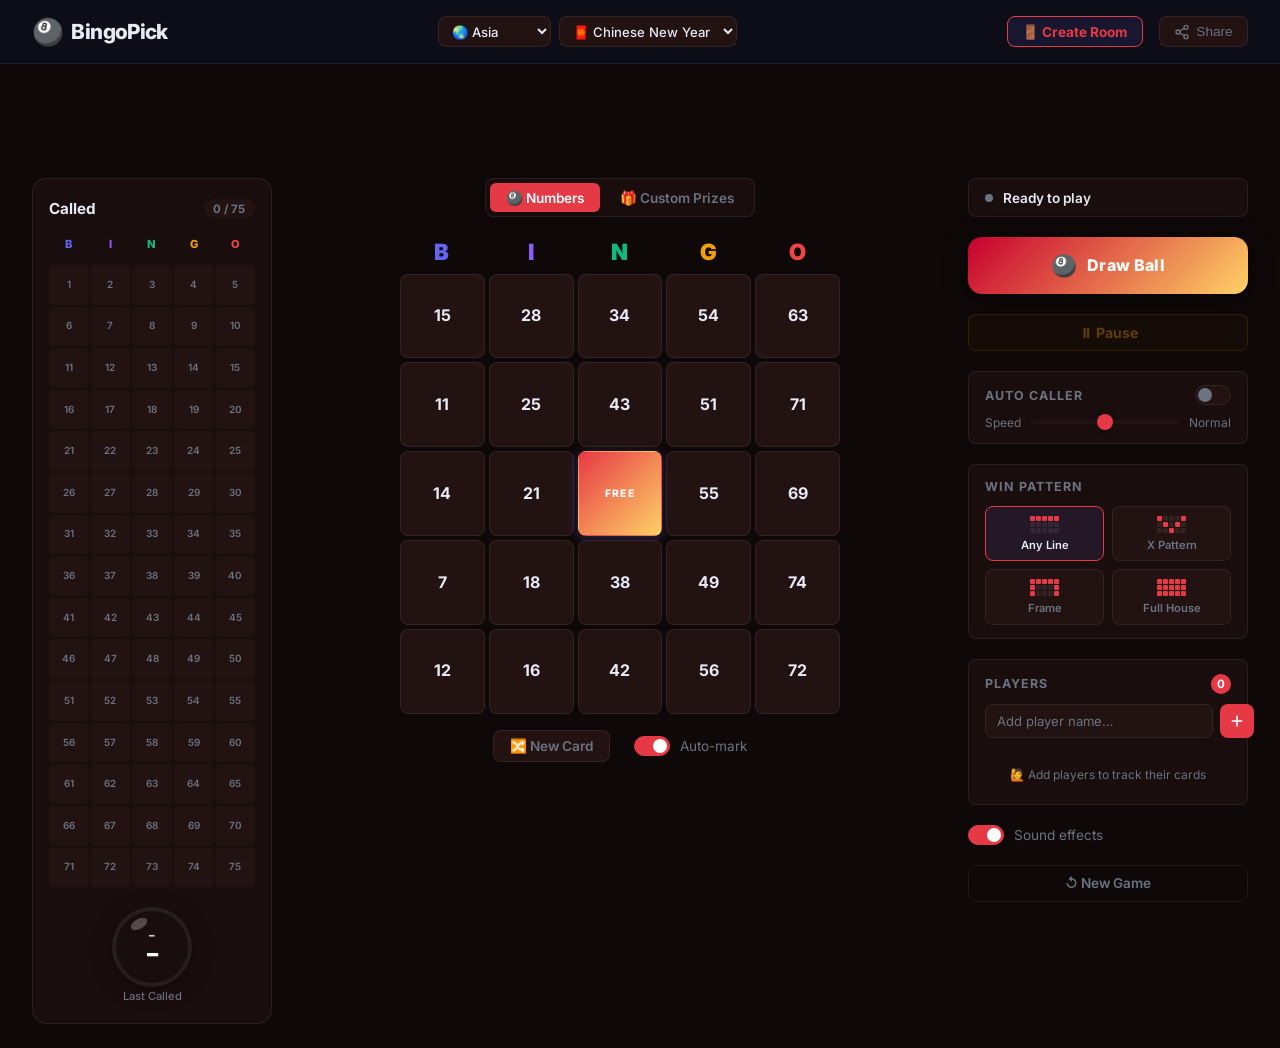
<file: index.html>
<!DOCTYPE html>
<html lang="en">
<head>
  <meta charset="UTF-8" />
  <meta name="viewport" content="width=device-width, initial-scale=1.0" />

  <!-- ── Primary SEO ── -->
  <title>BingoPick – Free Online Bingo Caller & Game | Custom Prizes</title>
  <meta name="description" content="Free online bingo game and number caller. Use custom words and prizes for CNY, Christmas, office parties, and team events. No download, no login required." />
  <meta name="keywords" content="bingo caller, online bingo, bingo game, CNY bingo, office party bingo, custom bingo, free bingo caller, prize bingo, virtual bingo" />
  <meta name="author" content="BingoPick" />
  <link rel="canonical" href="https://bingo-pick.com/" />

  <!-- ── Open Graph ── -->
  <meta property="og:type" content="website" />
  <meta property="og:url" content="https://bingo-pick.com/" />
  <meta property="og:title" content="BingoPick – Free Online Bingo Caller & Game" />
  <meta property="og:description" content="Host a fun bingo game for any event. Custom prizes, CNY themes, and instant win detection. Free & no login required." />
  <meta property="og:site_name" content="BingoPick" />

  <!-- ── Twitter Card ── -->
  <meta name="twitter:card" content="summary" />
  <meta name="twitter:title" content="BingoPick – Free Online Bingo Caller" />
  <meta name="twitter:description" content="Host bingo for CNY, Christmas, office parties. Custom prizes & themes. Free, instant, no login." />

  <!-- ── JSON-LD ── -->
  <script type="application/ld+json">
  {
    "@context": "https://schema.org",
    "@type": "WebApplication",
    "name": "BingoPick – Online Bingo Caller",
    "url": "https://bingo-pick.com/",
    "description": "Free online bingo game and number caller with custom prizes for any event.",
    "applicationCategory": "GameApplication",
    "operatingSystem": "Any",
    "offers": { "@type": "Offer", "price": "0", "priceCurrency": "USD" }
  }
  </script>

  <!-- ── Google AdSense ── -->
  <script async src="https://pagead2.googlesyndication.com/pagead/js/adsbygoogle.js?client=ca-pub-XXXXXXXXXXXXXXXX" crossorigin="anonymous"></script>

  <!-- ── Fonts ── -->
  <link rel="preconnect" href="https://fonts.googleapis.com" />
  <link rel="preconnect" href="https://fonts.gstatic.com" crossorigin />
  <link href="https://fonts.googleapis.com/css2?family=Inter:wght@400;500;600;700;800;900&display=swap" rel="stylesheet" />
  <link rel="stylesheet" href="style.css" />
</head>
<body>

  <!-- Confetti canvas -->
  <canvas id="confetti-canvas"></canvas>

  <!-- ══════════════════════════════ HEADER ══════════════════════════════ -->
  <header class="header">
    <div class="logo">
      <span class="logo-icon" id="logo-icon">🎱</span>
      <span class="logo-text">BingoPick</span>
    </div>

    <div class="theme-picker">
      <select id="sel-region"   class="theme-select" title="Region"></select>
      <select id="sel-festival" class="theme-select" title="Festival / Theme"></select>
    </div>

    <div class="header-actions">
      <!-- Before room created -->
      <button id="btn-create-room" class="btn-create-room" title="Create a multiplayer room">
        🚪 Create Room
      </button>
      <!-- After room created: host badge (hidden initially) -->
      <button id="btn-room-badge" class="btn-room-badge hidden" title="Open room lobby">
        <span class="host-dot"></span>
        <span>Host</span>
        <span class="host-room-id" id="host-room-id">–</span>
        <span class="host-player-count" id="host-player-count">0 players</span>
      </button>
      <button id="btn-share" class="btn-icon" title="Share this game">
        <svg width="16" height="16" viewBox="0 0 24 24" fill="none" stroke="currentColor" stroke-width="2" stroke-linecap="round" stroke-linejoin="round"><circle cx="18" cy="5" r="3"/><circle cx="6" cy="12" r="3"/><circle cx="18" cy="19" r="3"/><line x1="8.59" y1="13.51" x2="15.42" y2="17.49"/><line x1="15.41" y1="6.51" x2="8.59" y2="10.49"/></svg>
        Share
      </button>
      <div id="share-toast" class="share-toast">Link copied! 🎉</div>
    </div>
  </header>

  <!-- ── Ad: Leaderboard ── -->
  <div class="ad-leaderboard">
    <ins class="adsbygoogle" style="display:block"
         data-ad-client="ca-pub-XXXXXXXXXXXXXXXX"
         data-ad-slot="1111111111"
         data-ad-format="auto"
         data-full-width-responsive="true"></ins>
    <script>(adsbygoogle = window.adsbygoogle || []).push({});</script>
  </div>

  <!-- ══════════════════════════════ MAIN ══════════════════════════════ -->
  <main class="app">

    <!-- ── LEFT: Called Numbers ── -->
    <aside class="called-panel">
      <div class="panel-header-row">
        <h2 class="panel-title">Called</h2>
        <span class="called-count-badge" id="called-count-badge">0 / 75</span>
      </div>

      <!-- BINGO column headers -->
      <div class="bingo-col-headers">
        <span class="col-header col-b">B</span>
        <span class="col-header col-i">I</span>
        <span class="col-header col-n">N</span>
        <span class="col-header col-g">G</span>
        <span class="col-header col-o">O</span>
      </div>

      <!-- Number grid 1–75 -->
      <div class="number-grid" id="number-grid">
        <!-- populated by JS -->
      </div>

      <!-- Last called ball display -->
      <div class="last-ball-wrap">
        <div class="last-ball" id="last-ball">
          <span class="last-ball-col" id="last-ball-col">–</span>
          <span class="last-ball-num" id="last-ball-num">–</span>
        </div>
        <p class="last-ball-label">Last Called</p>
      </div>
    </aside>

    <!-- ── CENTER: Bingo Card ── -->
    <section class="card-section">
      <!-- Mode tabs -->
      <div class="mode-tabs" id="mode-tabs">
        <button class="mode-tab active" id="tab-numbers" data-mode="numbers">🎱 Numbers</button>
        <button class="mode-tab" id="tab-words" data-mode="words">🎁 Custom Prizes</button>
      </div>

      <!-- Custom prizes input (hidden by default) -->
      <div id="custom-prizes-panel" class="custom-prizes-panel hidden">
        <textarea id="prizes-textarea" class="prizes-textarea"
          placeholder="Enter prizes, one per line…&#10;Example:&#10;🧧 Red Packet $10&#10;🧧 Red Packet $20&#10;🍊 Mandarin Orange Hamper&#10;💰 Cash $100&#10;🎊 Grand Prize" rows="6"></textarea>
        <div class="custom-prizes-actions">
          <button id="btn-load-prizes" class="btn-primary btn-small">Load Prizes</button>
          <button id="btn-load-default-prizes" class="btn-text btn-small">Use CNY defaults</button>
        </div>
        <p class="prizes-hint" id="prizes-hint">0 prizes loaded</p>
      </div>

      <!-- The 5×5 bingo card -->
      <div class="bingo-card-wrap">
        <div class="bingo-card-header">
          <span class="bc-col bc-b">B</span>
          <span class="bc-col bc-i">I</span>
          <span class="bc-col bc-n">N</span>
          <span class="bc-col bc-g">G</span>
          <span class="bc-col bc-o">O</span>
        </div>
        <div class="bingo-card" id="bingo-card">
          <!-- 25 cells injected by JS -->
        </div>
      </div>

      <!-- Card controls -->
      <div class="card-controls">
        <button id="btn-new-card" class="btn-secondary">🔀 New Card</button>
        <label class="toggle-label">
          <input type="checkbox" id="chk-auto-mark" checked />
          <span class="toggle-track"><span class="toggle-thumb"></span></span>
          Auto-mark
        </label>
      </div>
    </section>

    <!-- ── RIGHT: Game Controls ── -->
    <aside class="controls-panel">

      <!-- Game status -->
      <div class="game-status-card" id="game-status-card">
        <div class="status-dot" id="status-dot"></div>
        <span class="status-text" id="status-text">Ready to play</span>
      </div>

      <!-- Draw button -->
      <button id="btn-draw" class="btn-draw">
        <span class="draw-icon">🎱</span>
        <span class="draw-label" id="draw-label">Draw Ball</span>
      </button>

      <!-- Pause / Resume -->
      <button id="btn-pause" class="btn-pause" disabled>⏸ Pause</button>

      <!-- Auto-caller -->
      <div class="autocaller-section">
        <div class="autocaller-header">
          <span class="section-label">Auto Caller</span>
          <label class="toggle-label toggle-small">
            <input type="checkbox" id="chk-autocall" />
            <span class="toggle-track"><span class="toggle-thumb"></span></span>
          </label>
        </div>
        <div class="speed-row">
          <span class="speed-label">Speed</span>
          <input type="range" id="speed-slider" class="speed-slider" min="1" max="5" value="3" />
          <span class="speed-val" id="speed-val">Normal</span>
        </div>
      </div>

      <!-- Win patterns -->
      <div class="patterns-section">
        <span class="section-label">Win Pattern</span>
        <div class="pattern-grid">
          <label class="pattern-opt active" id="pat-line" title="Any line (row, col, diagonal)">
            <input type="radio" name="pattern" value="line" checked />
            <div class="pattern-icon">
              <div class="pi-row"><div class="pi-cell filled"></div><div class="pi-cell filled"></div><div class="pi-cell filled"></div><div class="pi-cell filled"></div><div class="pi-cell filled"></div></div>
              <div class="pi-row"><div class="pi-cell"></div><div class="pi-cell"></div><div class="pi-cell"></div><div class="pi-cell"></div><div class="pi-cell"></div></div>
              <div class="pi-row"><div class="pi-cell"></div><div class="pi-cell"></div><div class="pi-cell"></div><div class="pi-cell"></div><div class="pi-cell"></div></div>
            </div>
            <span>Any Line</span>
          </label>
          <label class="pattern-opt" id="pat-x" title="X pattern (both diagonals)">
            <input type="radio" name="pattern" value="x" />
            <div class="pattern-icon">
              <div class="pi-row"><div class="pi-cell filled"></div><div class="pi-cell"></div><div class="pi-cell"></div><div class="pi-cell"></div><div class="pi-cell filled"></div></div>
              <div class="pi-row"><div class="pi-cell"></div><div class="pi-cell filled"></div><div class="pi-cell"></div><div class="pi-cell filled"></div><div class="pi-cell"></div></div>
              <div class="pi-row"><div class="pi-cell"></div><div class="pi-cell"></div><div class="pi-cell filled"></div><div class="pi-cell"></div><div class="pi-cell"></div></div>
            </div>
            <span>X Pattern</span>
          </label>
          <label class="pattern-opt" id="pat-frame" title="Frame (outer ring)">
            <input type="radio" name="pattern" value="frame" />
            <div class="pattern-icon">
              <div class="pi-row"><div class="pi-cell filled"></div><div class="pi-cell filled"></div><div class="pi-cell filled"></div><div class="pi-cell filled"></div><div class="pi-cell filled"></div></div>
              <div class="pi-row"><div class="pi-cell filled"></div><div class="pi-cell"></div><div class="pi-cell"></div><div class="pi-cell"></div><div class="pi-cell filled"></div></div>
              <div class="pi-row"><div class="pi-cell filled"></div><div class="pi-cell"></div><div class="pi-cell"></div><div class="pi-cell"></div><div class="pi-cell filled"></div></div>
            </div>
            <span>Frame</span>
          </label>
          <label class="pattern-opt" id="pat-blackout" title="Full house - all cells">
            <input type="radio" name="pattern" value="blackout" />
            <div class="pattern-icon">
              <div class="pi-row"><div class="pi-cell filled"></div><div class="pi-cell filled"></div><div class="pi-cell filled"></div><div class="pi-cell filled"></div><div class="pi-cell filled"></div></div>
              <div class="pi-row"><div class="pi-cell filled"></div><div class="pi-cell filled"></div><div class="pi-cell filled"></div><div class="pi-cell filled"></div><div class="pi-cell filled"></div></div>
              <div class="pi-row"><div class="pi-cell filled"></div><div class="pi-cell filled"></div><div class="pi-cell filled"></div><div class="pi-cell filled"></div><div class="pi-cell filled"></div></div>
            </div>
            <span>Full House</span>
          </label>
        </div>
      </div>

      <!-- Players section -->
      <div class="players-section">
        <div class="players-header">
          <span class="section-label">Players</span>
          <span class="player-count" id="player-count">0</span>
        </div>
        <div class="add-player-row">
          <input type="text" id="input-player" class="input-player" placeholder="Add player name…" maxlength="30" autocomplete="off" />
          <button id="btn-add-player" class="btn-add-player" title="Add player">
            <svg width="16" height="16" viewBox="0 0 24 24" fill="none" stroke="currentColor" stroke-width="2.5" stroke-linecap="round" stroke-linejoin="round"><line x1="12" y1="5" x2="12" y2="19"/><line x1="5" y1="12" x2="19" y2="12"/></svg>
          </button>
        </div>
        <ul class="player-list" id="player-list"></ul>
        <div class="empty-players" id="empty-players">
          <span>🙋 Add players to track their cards</span>
        </div>
      </div>

      <!-- Sound toggle -->
      <div class="sound-row">
        <label class="toggle-label">
          <input type="checkbox" id="chk-sound" checked />
          <span class="toggle-track"><span class="toggle-thumb"></span></span>
          Sound effects
        </label>
      </div>


      <!-- Reset -->
      <button id="btn-reset" class="btn-reset">↺ New Game</button>

      <!-- Ad slot -->
      <div class="ad-rectangle">
        <ins class="adsbygoogle" style="display:block"
             data-ad-client="ca-pub-XXXXXXXXXXXXXXXX"
             data-ad-slot="2222222222"
             data-ad-format="rectangle"
             data-full-width-responsive="true"></ins>
        <script>(adsbygoogle = window.adsbygoogle || []).push({});</script>
      </div>
    </aside>
  </main>

  <!-- ══════════════════════════════ BINGO MODAL ══════════════════════════════ -->
  <div id="bingo-modal" class="modal-overlay hidden">
    <div class="modal-card">
      <div class="modal-emoji" id="modal-emoji">🎊</div>
      <p class="modal-subtitle">We have a winner!</p>
      <h2 class="modal-winner" id="modal-winner-name">BINGO!</h2>
      <p class="modal-prize" id="modal-prize"></p>
      <div class="modal-actions">
        <button id="btn-continue" class="btn-primary">Continue Game</button>
        <button id="btn-close-modal" class="btn-text">Dismiss</button>
      </div>
    </div>
  </div>

  <!-- ══════════════════════════════ PLAYER CARD MODAL ══════════════════════════════ -->
  <div id="player-card-modal" class="modal-overlay hidden">
    <div class="modal-card modal-card-wide">
      <div class="player-modal-header">
        <h3 class="player-modal-name" id="player-modal-name">Player Card</h3>
        <button id="btn-close-player-modal" class="btn-text">✕</button>
      </div>
      <div class="bingo-card-header">
        <span class="bc-col bc-b">B</span>
        <span class="bc-col bc-i">I</span>
        <span class="bc-col bc-n">N</span>
        <span class="bc-col bc-g">G</span>
        <span class="bc-col bc-o">O</span>
      </div>
      <div class="bingo-card" id="player-card-grid"></div>
      <button id="btn-call-bingo" class="btn-primary" style="width:100%;margin-top:1rem">🎊 BINGO!</button>
    </div>
  </div>

  <!-- ══ ROOM LOBBY MODAL ══════════════════════════════════════ -->
  <div id="room-modal" class="modal-overlay hidden">
    <div class="modal-card room-modal-card">
      <!-- Header -->
      <div class="room-modal-header">
        <div class="room-modal-title">
          <span class="host-dot"></span>
          <span>Room Lobby</span>
          <span class="room-id-chip" id="room-id-display">–</span>
        </div>
        <button id="btn-close-room-modal" class="btn-text">✕</button>
      </div>

      <!-- Share link -->
      <div class="room-modal-section">
        <div class="room-modal-label">Invite link – share with players 👇</div>
        <div class="room-link-row">
          <span class="room-link-text" id="room-link">–</span>
          <button id="btn-copy-link" class="btn-copy-link" title="Copy link">📋 Copy</button>
        </div>
        <div id="copy-link-toast" class="copy-toast">✅ Copied!</div>
      </div>

      <!-- Player list -->
      <div class="room-modal-section">
        <div class="room-modal-label">
          Players
          <span class="player-count" id="room-player-count">0</span>
        </div>
        <ul class="room-player-list" id="room-player-list">
          <li class="room-empty-hint">No players yet. Share the link above.</li>
        </ul>
      </div>

      <!-- Hint + Start -->
      <p class="room-hint">🔒 = locked in and ready &nbsp;·&nbsp; ⏳ = still setting up</p>
      <button id="btn-start-game" class="btn-start-game" disabled>▶ Start Game</button>
    </div>
  </div>

  <script src="https://cdn.socket.io/4.7.4/socket.io.min.js"></script>
  <script src="themes.js"></script>
  <script src="firebase-config.js"></script>
  <script src="app.js"></script>
</body>
</html>
</file>
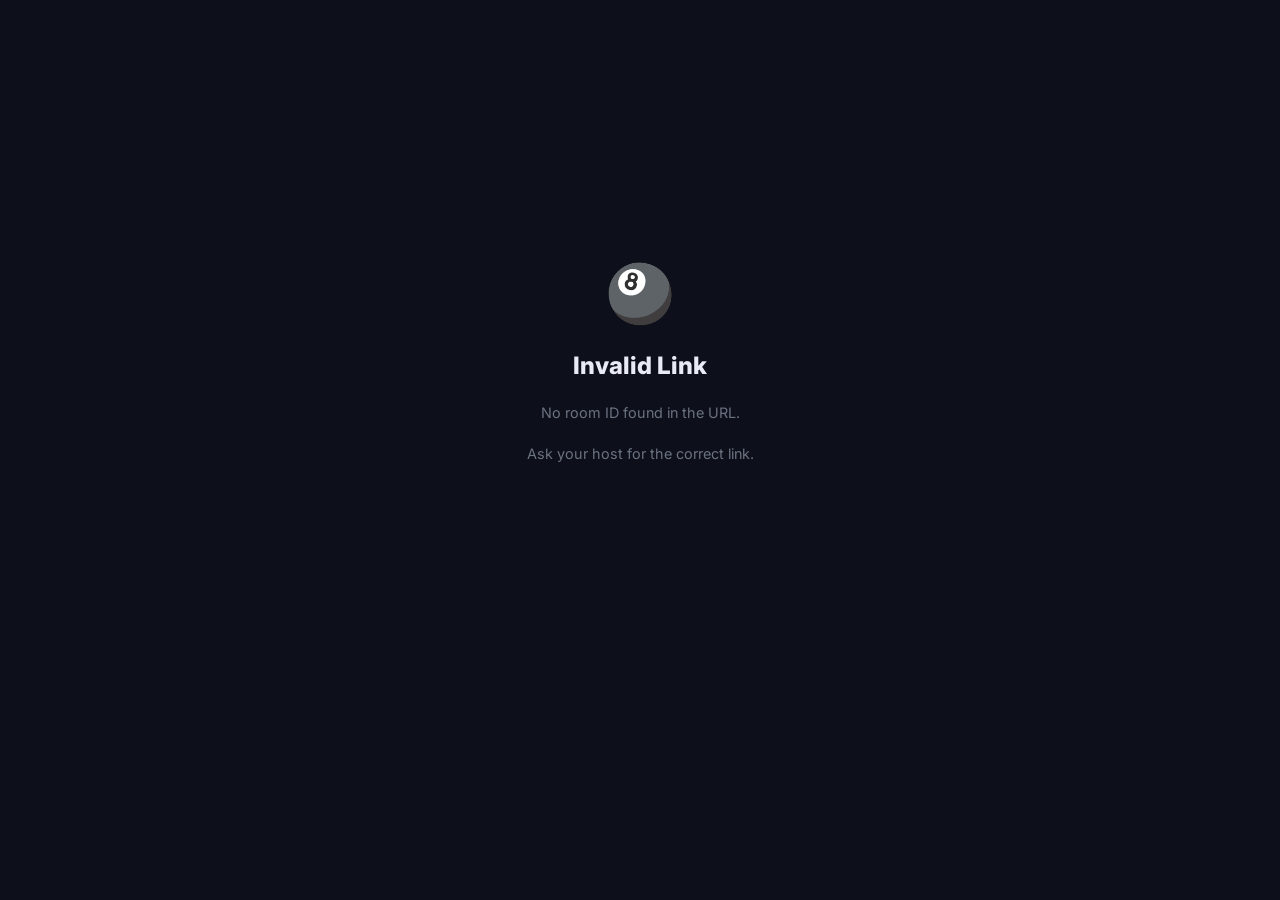
<file: play.html>
<!DOCTYPE html>
<html lang="en">
<head>
  <meta charset="UTF-8" />
  <meta name="viewport" content="width=device-width, initial-scale=1.0" />
  <title>BingoPick – Player Card</title>
  <meta name="robots" content="noindex" />
  <link rel="preconnect" href="https://fonts.googleapis.com" />
  <link rel="preconnect" href="https://fonts.gstatic.com" crossorigin />
  <link href="https://fonts.googleapis.com/css2?family=Inter:wght@400;500;600;700;800;900&display=swap" rel="stylesheet" />
  <link rel="stylesheet" href="style.css" />
  <style>
    /* ── Player-specific overrides ── */
    body { background: var(--bg); }

    .player-app {
      max-width: 480px;
      margin: 0 auto;
      padding: 1rem 1rem 3rem;
      display: flex;
      flex-direction: column;
      gap: 1.25rem;
      min-height: 100vh;
    }

    /* Name entry screen */
    .name-screen {
      display: flex; flex-direction: column; align-items: center;
      justify-content: center; gap: 1.5rem;
      min-height: 80vh; text-align: center;
    }
    .name-screen-emoji { font-size: 3.5rem; }
    .name-screen h1 { font-size: 1.5rem; font-weight: 800; }
    .name-screen p  { color: var(--text-muted); font-size: 0.9rem; }
    .name-input-row { display: flex; gap: 0.5rem; width: 100%; max-width: 320px; }
    .name-input-big {
      flex: 1; background: var(--bg-card2); border: 1.5px solid var(--border);
      border-radius: var(--radius-sm); color: var(--text); font-family: var(--font);
      font-size: 1rem; font-weight: 600; padding: 0.7rem 1rem; outline: none;
      transition: border-color 0.2s;
    }
    .name-input-big:focus { border-color: var(--accent); }
    .name-input-big::placeholder { color: var(--text-muted); font-weight: 400; }

    /* Phase header */
    .phase-bar {
      background: var(--bg-card); border: 1px solid var(--border);
      border-radius: var(--radius-sm); padding: 0.75rem 1rem;
      display: flex; align-items: center; justify-content: space-between;
      gap: 0.5rem;
    }
    .phase-label { font-size: 0.8rem; font-weight: 700; color: var(--text-muted); text-transform: uppercase; letter-spacing: 0.07em; }
    .phase-status { font-size: 0.85rem; font-weight: 600; }
    .phase-status.waiting  { color: var(--text-muted); }
    .phase-status.setup    { color: var(--accent); }
    .phase-status.active   { color: var(--success); }
    .phase-status.locked   { color: #fbbf24; }

    /* Editable card (setup phase) */
    .bingo-cell.editable {
      cursor: text;
      font-size: 0.85rem;
    }
    .bingo-cell.editable:focus-within,
    .bingo-cell.editable:hover:not(.free) {
      border-color: var(--accent);
      background: rgba(124,106,255,0.08);
    }
    .bingo-cell.editable.filled {
      border-color: rgba(124,106,255,0.3);
    }
    .bingo-cell.editable.error {
      border-color: var(--danger)!important;
      background: rgba(244,63,94,0.08)!important;
    }
    .cell-input {
      width: 100%; height: 100%;
      background: transparent; border: none; outline: none;
      color: var(--text); font-family: var(--font);
      font-size: 0.85rem; font-weight: 700;
      text-align: center; cursor: text;
      -moz-appearance: textfield;
      appearance: textfield;
    }
    .cell-input::-webkit-inner-spin-button,
    .cell-input::-webkit-outer-spin-button { -webkit-appearance: none; }

    /* Setup action bar */
    .setup-actions {
      display: flex; gap: 0.75rem; align-items: center; flex-wrap: wrap;
    }
    .btn-randomize {
      flex: 1; padding: 0.65rem 1rem;
      background: var(--bg-card2); border: 1.5px solid var(--border);
      border-radius: var(--radius-sm); color: var(--text); font-family: var(--font);
      font-size: 0.9rem; font-weight: 700; cursor: pointer;
      transition: all 0.2s; display: flex; align-items: center; justify-content: center; gap: 0.5rem;
    }
    .btn-randomize:hover { border-color: var(--accent); background: rgba(124,106,255,0.08); color: var(--accent); }
    .btn-lock-in {
      flex: 1.5; padding: 0.65rem 1rem;
      background: linear-gradient(135deg, var(--ball-a), var(--ball-b));
      border: none; border-radius: var(--radius-sm); color: #fff;
      font-family: var(--font); font-size: 0.9rem; font-weight: 800;
      cursor: pointer; transition: all 0.2s;
      box-shadow: 0 4px 16px rgba(0,0,0,0.3);
    }
    .btn-lock-in:hover { transform: translateY(-1px); box-shadow: 0 6px 20px rgba(0,0,0,0.4); }
    .btn-lock-in:disabled { background: var(--bg-card2); color: var(--text-muted); cursor: not-allowed; box-shadow: none; transform: none; }

    .lock-notice {
      text-align: center; color: #fbbf24; font-size: 0.82rem; font-weight: 600;
      padding: 0.5rem; background: rgba(251,191,36,0.08);
      border: 1px solid rgba(251,191,36,0.25); border-radius: var(--radius-sm);
    }

    /* Waiting banner */
    .waiting-banner {
      text-align: center; padding: 1.5rem;
      background: var(--bg-card); border: 1px solid var(--border);
      border-radius: var(--radius);
    }
    .waiting-banner .pulse-emoji { font-size: 2rem; animation: heartbeat 1.5s ease-in-out infinite; }
    @keyframes heartbeat { 0%,100%{transform:scale(1)} 50%{transform:scale(1.15)} }
    .waiting-banner p { color: var(--text-muted); font-size: 0.88rem; margin-top: 0.5rem; }
    .waiting-banner strong { color: var(--text); }

    /* BINGO button (game phase) */
    .btn-shout-bingo {
      width: 100%; padding: 1.1rem;
      background: linear-gradient(135deg, #ffd166, #ef4444);
      border: none; border-radius: var(--radius);
      color: #fff; font-family: var(--font); font-weight: 900;
      font-size: 1.4rem; letter-spacing: 0.1em;
      cursor: pointer; transition: all 0.2s;
      box-shadow: 0 4px 24px rgba(239,68,68,0.4);
      animation: bingo-pulse 2s ease-in-out infinite;
    }
    .btn-shout-bingo:hover { transform: scale(1.02); box-shadow: 0 8px 32px rgba(239,68,68,0.5); }
    @keyframes bingo-pulse {
      0%,100%{ box-shadow: 0 4px 24px rgba(239,68,68,0.4); }
      50%    { box-shadow: 0 4px 36px rgba(239,68,68,0.7); }
    }

    /* Called strip (game phase) */
    .called-strip-wrap { display: flex; flex-direction: column; gap: 0.5rem; }
    .called-strip-label { font-size: 0.72rem; font-weight: 700; color: var(--text-muted); text-transform: uppercase; letter-spacing: 0.07em; }
    .called-strip {
      display: flex; flex-wrap: wrap; gap: 4px;
    }
    .strip-ball {
      width: 32px; height: 32px; border-radius: 50%;
      display: flex; align-items: center; justify-content: center;
      font-size: 0.65rem; font-weight: 800; color: #fff;
      animation: pop-in 0.35s cubic-bezier(0.34,1.56,0.64,1);
    }
    .strip-ball[data-col="B"] { background: var(--col-b); }
    .strip-ball[data-col="I"] { background: var(--col-i); }
    .strip-ball[data-col="N"] { background: var(--col-n); }
    .strip-ball[data-col="G"] { background: var(--col-g); }
    .strip-ball[data-col="O"] { background: var(--col-o); }

    /* Last called big ball */
    .last-ball-player {
      display: flex; align-items: center; gap: 1rem;
      background: var(--bg-card); border: 1px solid var(--border);
      border-radius: var(--radius-sm); padding: 0.75rem 1rem;
    }
    .big-ball {
      width: 60px; height: 60px; border-radius: 50%; flex-shrink: 0;
      background: radial-gradient(135deg, var(--ball-a), var(--ball-b));
      display: flex; flex-direction: column; align-items: center; justify-content: center;
      position: relative;
    }
    .big-ball::before {
      content:''; position:absolute; top:6px; left:10px;
      width:14px; height:8px; background:rgba(255,255,255,0.25);
      border-radius:50%; transform:rotate(-30deg);
    }
    .big-ball-col { font-size: 0.62rem; font-weight: 900; color: rgba(255,255,255,0.8); line-height:1; }
    .big-ball-num { font-size: 1.2rem; font-weight: 900; color: #fff; line-height:1; }
    .last-ball-info { flex:1; }
    .last-ball-info .lbl { font-size: 0.7rem; color: var(--text-muted); font-weight:600; text-transform:uppercase; }
    .last-ball-info .val { font-size: 1rem; font-weight: 800; margin-top: 0.1rem; }
    .last-ball-info .count-lbl { font-size: 0.72rem; color: var(--text-muted); }

    .player-header {
      display: flex; align-items: center; gap: 0.75rem;
      padding: 1rem 0 0.25rem;
    }
    .player-logo { font-size: 1.4rem; font-weight:900; display:flex; align-items:center; gap:0.4rem; }
    .player-room-badge {
      font-size: 0.72rem; font-weight: 700;
      background: var(--bg-card2); border: 1px solid var(--border);
      border-radius: 999px; padding: 0.15rem 0.6rem;
      color: var(--text-muted); margin-left: auto;
    }

    .validation-error {
      color: var(--danger); font-size: 0.78rem; font-weight: 600;
      padding: 0.4rem 0.5rem; background: rgba(244,63,94,0.08);
      border-radius: var(--radius-sm); border: 1px solid rgba(244,63,94,0.2);
    }
  </style>
</head>
<body>
<canvas id="confetti-canvas"></canvas>

<!-- ══ JOIN SCREEN (shown first) ══════════════════════════════ -->
<div id="join-screen" class="name-screen">
  <div class="name-screen-emoji">🎱</div>
  <h1>Join Bingo Game</h1>
  <p id="room-id-label">Room: <strong id="join-room-id">–</strong></p>
  <p id="join-subtitle">Enter your name to get your bingo card</p>
  <div class="name-input-row">
    <input type="text" id="input-player-name" class="name-input-big" placeholder="Your name…" maxlength="24" autocomplete="off" />
    <button id="btn-join" class="btn-primary" style="white-space:nowrap">Join →</button>
  </div>
  <p id="join-error" class="validation-error hidden"></p>
</div>

<!-- ══ PLAYER APP (shown after joining) ════════════════════════ -->
<div id="player-app" class="player-app hidden">

  <!-- Header -->
  <div class="player-header">
    <div class="player-logo">🎱 BingoPick</div>
    <div class="player-room-badge" id="player-room-badge">Room –</div>
  </div>

  <!-- Phase status bar -->
  <div class="phase-bar">
    <span class="phase-label" id="phase-label">Setup</span>
    <span class="phase-status" id="phase-status-text">Fill in your card</span>
  </div>

  <!-- BINGO card header -->
  <div class="bingo-card-header">
    <span class="bc-col bc-b">B</span>
    <span class="bc-col bc-i">I</span>
    <span class="bc-col bc-n">N</span>
    <span class="bc-col bc-g">G</span>
    <span class="bc-col bc-o">O</span>
  </div>

  <!-- The card (editable in setup, read-only in game) -->
  <div class="bingo-card" id="player-bingo-card"></div>

  <!-- Setup phase controls -->
  <div id="setup-controls">
    <div class="setup-actions">
      <button id="btn-randomize" class="btn-randomize">🔀 All Random</button>
      <button id="btn-fill-empty" class="btn-randomize" style="flex:1">✨ Fill Empty</button>
      <button id="btn-lock-in" class="btn-lock-in">🔒 Lock In</button>
    </div>
    <p id="setup-error" class="validation-error hidden" style="margin-top:0.4rem"></p>
  </div>

  <!-- Lock notice (shown after locking) -->
  <div id="locked-notice" class="lock-notice hidden">
    🔒 Your card is locked! Waiting for the host to start the game…
  </div>

  <!-- Waiting banner (locked, not started yet) -->
  <div id="waiting-banner" class="waiting-banner hidden">
    <div class="pulse-emoji">⏳</div>
    <p>Waiting for <strong>host to start</strong> the game.</p>
    <p style="margin-top:0.25rem;font-size:0.78rem">All players must lock in first.</p>
  </div>

  <!-- ══  GAME PHASE (hidden until game starts) ══ -->
  <div id="game-phase" class="hidden">

    <!-- Last called ball -->
    <div class="last-ball-player">
      <div class="big-ball" id="big-ball">
        <span class="big-ball-col" id="big-ball-col">–</span>
        <span class="big-ball-num" id="big-ball-num">–</span>
      </div>
      <div class="last-ball-info">
        <div class="lbl">Last Called</div>
        <div class="val" id="big-ball-label">–</div>
        <div class="count-lbl" id="called-progress">0 called</div>
      </div>
    </div>

    <!-- BINGO! button -->
    <button id="btn-shout-bingo" class="btn-shout-bingo">🎊 BINGO!</button>

    <!-- Called numbers strip -->
    <div class="called-strip-wrap">
      <div class="called-strip-label">Called Numbers</div>
      <div class="called-strip" id="called-strip"></div>
    </div>

  </div>

</div>

<!-- ══ WIN MODAL ══════════════════════════════════════════════ -->
<div id="player-win-modal" class="modal-overlay hidden">
  <div class="modal-card">
    <div class="modal-emoji">🎊</div>
    <p class="modal-subtitle">You called it!</p>
    <h2 class="modal-winner">BINGO!</h2>
    <p class="modal-prize" id="player-win-prize"></p>
    <div class="modal-actions">
      <button id="btn-dismiss-win" class="btn-primary">Awesome! 🎉</button>
    </div>
  </div>
</div>

<script src="https://cdn.socket.io/4.7.4/socket.io.min.js"></script>
<script src="themes.js"></script>
<script src="firebase-config.js"></script>
<script>
/* ════════════════════════════════════════════════════════════════
   play.js – Player view logic
════════════════════════════════════════════════════════════════ */
'use strict';

const BINGO_COLS  = ['B','I','N','G','O'];
const COL_RANGES  = { B:[1,15], I:[16,30], N:[31,45], G:[46,60], O:[61,75] };
const AVATAR_COLORS=['#6366f1','#8b5cf6','#10b981','#f59e0b','#ef4444','#ec4899','#06b6d4','#f97316'];

/* ── State ── */
let pState = {
  roomId: null,
  playerId: null,
  playerName: null,
  card: [],         // 25 cells {label, col, num}
  marked: new Set([12]),
  locked: false,
  gameActive: false,
  called: [],       // items called by host
  mode: 'numbers',
  pool: [],
  pattern: 'line',
  db: null,
  broadcastCh: null,
  currentTheme: null,
};

/* ── DOM ── */
const $p = id => document.getElementById(id);
const PDOM = {
  joinScreen:    $p('join-screen'),
  playerApp:     $p('player-app'),
  joinRoomId:    $p('join-room-id'),
  inputName:     $p('input-player-name'),
  btnJoin:       $p('btn-join'),
  joinError:     $p('join-error'),
  playerRoomBadge:$p('player-room-badge'),
  phaseLabel:    $p('phase-label'),
  phaseStatus:   $p('phase-status-text'),
  card:          $p('player-bingo-card'),
  btnRandomize:  $p('btn-randomize'),
  btnLockIn:     $p('btn-lock-in'),
  setupControls: $p('setup-controls'),
  setupError:    $p('setup-error'),
  lockedNotice:  $p('locked-notice'),
  waitingBanner: $p('waiting-banner'),
  gamePhase:     $p('game-phase'),
  bigBall:       $p('big-ball'),
  bigBallCol:    $p('big-ball-col'),
  bigBallNum:    $p('big-ball-num'),
  bigBallLabel:  $p('big-ball-label'),
  calledProgress:$p('called-progress'),
  calledStrip:   $p('called-strip'),
  btnShoutBingo: $p('btn-shout-bingo'),
  winModal:      $p('player-win-modal'),
  winPrize:      $p('player-win-prize'),
  btnDismissWin: $p('btn-dismiss-win'),
  confetti:      $p('confetti-canvas'),
};

/* ── Confetti ── */
(function(){
  const canvas=PDOM.confetti, ctx=canvas.getContext('2d'); let parts=[],raf;
  function resize(){canvas.width=innerWidth;canvas.height=innerHeight;} window.addEventListener('resize',resize);resize();
  const COLS=['#7c6aff','#ff5e87','#00d2ff','#ffd166','#06d6a0','#ff9f1c'];
  window.launchConfetti=function(theme){
    const cols=(theme&&theme.ballColors)?theme.ballColors:COLS; parts=[];
    for(let i=0;i<140;i++) parts.push({x:Math.random()*canvas.width,y:-10,r:Math.random()*7+3,dx:(Math.random()-.5)*4,dy:Math.random()*4+2,rot:Math.random()*Math.PI*2,drot:(Math.random()-.5)*.15,color:cols[Math.floor(Math.random()*cols.length)],shape:Math.random()>.5?'rect':'circle',alpha:1});
    if(raf)cancelAnimationFrame(raf);animate();
  };
  function animate(){ctx.clearRect(0,0,canvas.width,canvas.height);parts=parts.filter(p=>p.alpha>0.02);parts.forEach(p=>{ctx.save();ctx.globalAlpha=p.alpha;ctx.translate(p.x,p.y);ctx.rotate(p.rot);ctx.fillStyle=p.color;if(p.shape==='circle'){ctx.beginPath();ctx.arc(0,0,p.r,0,Math.PI*2);ctx.fill();}else ctx.fillRect(-p.r,-p.r/2,p.r*2,p.r);ctx.restore();p.x+=p.dx;p.y+=p.dy;p.rot+=p.drot;p.dy+=0.06;if(p.y>canvas.height*.75)p.alpha-=0.02;});if(parts.length>0)raf=requestAnimationFrame(animate);}
})();

/* ── Helpers ── */
function shuffle(arr){const a=[...arr];for(let i=a.length-1;i>0;i--){const j=Math.floor(Math.random()*(i+1));[a[i],a[j]]=[a[j],a[i]];}return a;}
function genId(n=10){const c='abcdefghijklmnopqrstuvwxyz0123456789';return Array.from({length:n},()=>c[Math.floor(Math.random()*c.length)]).join('');}

/* ── Networking (Socket.IO Relay) ── */
const SOCKET_URL = 'https://bingo-backend-relay.azurewebsites.net';
function createSocketChannel(roomId) {
  if(!window.io) return new BroadcastChannel(`bingo-room-${roomId}`);
  const socket = io(SOCKET_URL);
  socket.emit('join-room', roomId);
  const ch = {
    postMessage: (data) => socket.emit('relay', roomId, data),
    close: () => socket.disconnect()
  };
  socket.on('relay', (data) => {
    if (ch.onmessage) ch.onmessage({ data });
  });
  return ch;
}

/* ── Session persistence (localStorage) ── */
function sessionKey(){ return `bingo_p_${pState.roomId}`; }
function saveSession(){
  if(!pState.roomId||!pState.playerName) return;
  try{
    localStorage.setItem(sessionKey(), JSON.stringify({
      v:2, playerId:pState.playerId, playerName:pState.playerName,
      card:pState.card, locked:pState.locked,
      marked:[...pState.marked], called:pState.called,
      gameActive:pState.gameActive, ts:Date.now()
    }));
  }catch(e){}
}
function clearSession(){ try{ if(pState.roomId) localStorage.removeItem(sessionKey()); }catch(e){} }

/* ── Read room param ── */
function getRoomId(){
  const p=new URLSearchParams(window.location.search);
  return p.get('room')||null;
}

/* ── Card generation ── */
function generateCard(pool, mode){
  if(mode==='numbers'||!mode){
    const card=[];
    BINGO_COLS.forEach(col=>{const[lo,hi]=COL_RANGES[col];card.push(shuffle(Array.from({length:hi-lo+1},(_,i)=>lo+i)).slice(0,5));});
    const grid=[];
    for(let r=0;r<5;r++) for(let c=0;c<5;c++) grid.push({label:String(card[c][r]),col:BINGO_COLS[c],num:card[c][r]});
    grid[12]={label:'FREE',col:'FREE',num:-1}; return grid;
  } else {
    let src=[...pool]; while(src.length<24)src=[...src,...pool];
    const picked=shuffle(src).slice(0,24);
    const grid=[];
    for(let i=0;i<25;i++) grid.push(i===12?{label:'FREE',col:'FREE',num:-1}:picked[i<12?i:i-1]);
    return grid;
  }
}

/* ── Build empty card for manual entry ── */
function buildEmptyCard(){
  const grid=[];
  BINGO_COLS.forEach(col=>{
    for(let r=0;r<5;r++) grid.push({label:'',col,num:0});
  });
  // Transpose so grid is row-major B0..B4, I0..I4 …
  const transposed=[];
  for(let r=0;r<5;r++) for(let c=0;c<5;c++) transposed.push(grid[c*5+r]);
  transposed[12]={label:'FREE',col:'FREE',num:-1};
  return transposed;
}

/* ── Check and highlight duplicates across all filled cells ── */
function checkDuplicates(){
  // Build a map: num → [indices]
  const numToIdxs = {};
  for(let idx=0;idx<25;idx++){
    const cell=pState.card[idx];
    if(cell.label==='FREE'||cell.num<=0) continue;
    if(!numToIdxs[cell.num]) numToIdxs[cell.num]=[];
    numToIdxs[cell.num].push(idx);
  }
  // Mark cells as error if their number appears more than once
  PDOM.card.querySelectorAll('.editable:not(.free)').forEach(div=>{
    const idx=parseInt(div.dataset.idx);
    const cell=pState.card[idx];
    if(cell.num<=0){div.classList.remove('error');return;}
    const isDup = numToIdxs[cell.num] && numToIdxs[cell.num].length > 1;
    div.classList.toggle('error', isDup);
  });
}

/* ── Render editable card ── */
function renderEditableCard(){
  PDOM.card.innerHTML='';
  PDOM.card.classList.remove('words-mode');
  pState.card.forEach((cell,idx)=>{
    const div=document.createElement('div');
    div.className='bingo-cell editable'; div.dataset.idx=idx;
    if(cell.label==='FREE'){div.classList.add('free');div.textContent='FREE';PDOM.card.appendChild(div);return;}
    const input=document.createElement('input');
    input.type='number'; input.min='1'; input.max='75';
    input.className='cell-input'; input.dataset.idx=idx;
    input.value=cell.num>0?cell.num:'';
    input.placeholder=getColHint(cell.col);
    if(cell.num>0) div.classList.add('filled');
    input.addEventListener('input',()=>{
      const v=parseInt(input.value)||0;
      const[lo,hi]=COL_RANGES[cell.col];
      div.classList.toggle('filled',v>0);
      // Range error takes priority; duplicate check runs across all cells
      const outOfRange = v>0 && (v<lo||v>hi);
      div.classList.toggle('error', outOfRange);
      pState.card[idx]={...pState.card[idx],label:v>0?String(v):'',num:v>0?v:0};
      if(!outOfRange) checkDuplicates();
      saveSession();
    });
    div.appendChild(input); PDOM.card.appendChild(div);
  });
  // Run duplicate check on re-render if card already has values
  checkDuplicates();
}
function getColHint(col){const[lo,hi]=COL_RANGES[col]||[1,75];return `${lo}‑${hi}`;}

/* ── Render play card (read-only, marks) ── */
function renderPlayCard(){
  PDOM.card.innerHTML='';
  const isWords=pState.mode==='words';
  PDOM.card.classList.toggle('words-mode',isWords);
  pState.card.forEach((cell,idx)=>{
    const div=document.createElement('div');
    div.className='bingo-cell'; div.dataset.idx=idx;
    if(cell.label==='FREE'){div.classList.add('free','marked');div.textContent='FREE';}
    else{div.textContent=cell.label; if(pState.marked.has(idx))div.classList.add('marked');}
    PDOM.card.appendChild(div);
  });
  // Highlight win cells
  const win=checkWin();
  if(win.length) win.forEach(i=>{const c=PDOM.card.querySelector(`[data-idx="${i}"]`);if(c)c.classList.add('winning');});
}

/* ── Win check ── */
function checkWin(){
  const m=idx=>idx===12||pState.marked.has(idx);
  const rows=[[0,1,2,3,4],[5,6,7,8,9],[10,11,12,13,14],[15,16,17,18,19],[20,21,22,23,24]];
  const cols=[[0,5,10,15,20],[1,6,11,16,21],[2,7,12,17,22],[3,8,13,18,23],[4,9,14,19,24]];
  const d1=[0,6,12,18,24],d2=[4,8,12,16,20];
  const frame=[0,1,2,3,4,5,9,10,14,15,19,20,21,22,23,24];
  const all=Array.from({length:25},(_,i)=>i);
  const p=pState.pattern;
  if(p==='line'){for(const l of[...rows,...cols,d1,d2])if(l.every(m))return l;return[];}
  if(p==='x'){return(d1.every(m)&&d2.every(m))?[...new Set([...d1,...d2])]:[]; }
  if(p==='frame')return frame.every(m)?frame:[];
  if(p==='blackout')return all.every(m)?all:[];
  return[];
}

/* ── Mark a called item on card ── */
function markItem(item){
  pState.card.forEach((cell,idx)=>{
    if(cell.label==='FREE') return;
    const match = pState.mode==='numbers'? cell.num===item.num : cell.label===item.label;
    if(match) pState.marked.add(idx);
  });
}

/* ── Called strip ── */
function addToStrip(item){
  const ball=document.createElement('div');
  ball.className='strip-ball'; ball.dataset.col=item.col;
  ball.textContent=pState.mode==='numbers'?item.num:'★';
  ball.title=item.label;
  PDOM.calledStrip.prepend(ball);
}
function updateLastBall(item){
  if(!item) return;
  PDOM.bigBallCol.textContent=pState.mode==='numbers'?item.col:'🎁';
  PDOM.bigBallNum.textContent=pState.mode==='numbers'?item.num:'★';
  PDOM.bigBallLabel.textContent=item.label;
  PDOM.bigBall.classList.remove('pop'); void PDOM.bigBall.offsetWidth; PDOM.bigBall.classList.add('pop');
}

/* ── Validate numbers card before lock-in ── */
function validateNumbersCard(){
  const errors=[];
  const usedNums=new Map();
  for(let idx=0;idx<25;idx++){
    const cell=pState.card[idx];
    if(cell.label==='FREE') continue;
    const[lo,hi]=COL_RANGES[cell.col];
    if(!cell.num||cell.num<1){errors.push(`Column ${cell.col} has an empty cell`);continue;}
    if(cell.num<lo||cell.num>hi){errors.push(`${cell.num} is out of range for column ${cell.col} (${lo}–${hi})`);continue;}
    if(usedNums.has(cell.num)){errors.push(`Number ${cell.num} is used more than once`);}
    else usedNums.set(cell.num,idx);
  }
  return errors;
}

/* ── Lock in ── */
function lockIn(){
  if(pState.mode==='numbers'){
    const errs=validateNumbersCard();
    if(errs.length){showSetupError(errs[0]);return;}
  }
  pState.locked=true;
  saveSession();
  PDOM.setupControls.classList.add('hidden');
  PDOM.lockedNotice.classList.remove('hidden');
  PDOM.waitingBanner.classList.remove('hidden');
  setPhase('locked','Waiting for host…');
  // Broadcast / Firebase
  if(pState.broadcastCh) pState.broadcastCh.postMessage({type:'PLAYER_LOCK',player:{id:pState.playerId,name:pState.playerName,card:pState.card,locked:true}});
  if(pState.db) fbSavePlayer({locked:true, card:pState.card});
}

/* ── Firebase helpers (async) ── */
async function initFirebase(){
  if(!window.FIREBASE_ENABLED) return false;
  try{
    const{initializeApp}=await import('https://www.gstatic.com/firebasejs/10.12.0/firebase-app.js');
    const{getDatabase,ref,set,push,onValue,update}=await import('https://www.gstatic.com/firebasejs/10.12.0/firebase-database.js');
    const app=initializeApp(window.FIREBASE_CONFIG);
    pState.db=getDatabase(app);
    window._pfbRef=ref; window._pfbSet=set; window._pfbOnValue=onValue; window._pfbUpdate=update;
    return true;
  }catch(e){console.warn('Firebase init failed:',e);return false;}
}
function fbSavePlayer(extraFields={}){
  if(!pState.db) return;
  window._pfbUpdate(window._pfbRef(pState.db,`rooms/${pState.roomId}/players/${pState.playerId}`),{name:pState.playerName,...extraFields});
}
function fbListenCalled(){
  if(!pState.db) return;
  window._pfbOnValue(window._pfbRef(pState.db,`rooms/${pState.roomId}/called`),snap=>{
    const data=snap.val();
    if(!data) return;
    const items=typeof data==='object'&&!Array.isArray(data)?Object.values(data):data;
    const newItems=items.slice(pState.called.length);
    newItems.forEach(item=>onNewBallCalled(item));
  });
}
function fbListenMeta(){
  if(!pState.db) return;
  window._pfbOnValue(window._pfbRef(pState.db,`rooms/${pState.roomId}/meta`),snap=>{
    const meta=snap.val(); if(!meta) return;
    if(meta.active&&!pState.gameActive) startGamePhase(meta);
    if(meta.pattern) pState.pattern=meta.pattern;
  });
}

/* ── BroadcastChannel (same-browser offline) ── */
function setupBroadcastCh(roomId){
  pState.broadcastCh=createSocketChannel(roomId);
  pState.broadcastCh.onmessage=e=>{
    const{type,item,pool,mode,pattern,targetId}=e.data;
    if(type==='BALL_DRAWN') onNewBallCalled(item);
    if(type==='GAME_START') startGamePhase({pool,mode:mode||'numbers',pattern:pattern||'line'});
    if(type==='GAME_RESET') window.location.reload();
    if(type==='PLAYER_KICK' && targetId===pState.playerId){
      clearSession();
      PDOM.playerApp.classList.add('hidden');
      PDOM.joinScreen.classList.remove('hidden');
      PDOM.joinScreen.querySelector('h1').textContent='Removed from Room';
      document.getElementById('room-id-label').textContent='The host removed you from the room.';
      document.getElementById('join-subtitle').textContent='Ask the host for a new invite if this was a mistake.';
      PDOM.joinScreen.querySelector('.name-input-row').style.display='none';
    }
  };
}

/* ── Handle new ball ── */
function onNewBallCalled(item){
  if(!item) return;
  pState.called.push(item);
  markItem(item);
  updateLastBall(item);
  addToStrip(item);
  PDOM.calledProgress.textContent=`${pState.called.length} called`;
  renderPlayCard();
  saveSession();
}

/* ── Transition to game phase ── */
function startGamePhase(meta){
  pState.gameActive=true;
  pState.mode=meta.mode||'numbers';
  pState.pool=meta.pool||[];
  pState.pattern=meta.pattern||'line';
  setPhase('active','Game in progress!');
  PDOM.waitingBanner.classList.add('hidden');
  PDOM.lockedNotice.classList.add('hidden');
  PDOM.setupControls.classList.add('hidden');
  PDOM.gamePhase.classList.remove('hidden');
  renderPlayCard();
  saveSession();
  // If Firebase, listen to called
  if(pState.db) fbListenCalled();
}

/* ── Phase UI ── */
function setPhase(type,text){
  PDOM.phaseLabel.textContent=type==='active'?'Game Live':type==='locked'?'Locked In':'Setup';
  PDOM.phaseStatus.className=`phase-status ${type}`;
  PDOM.phaseStatus.textContent=text;
}

/* ── Show error ── */
function showSetupError(msg){
  PDOM.setupError.textContent=msg; PDOM.setupError.classList.remove('hidden');
  setTimeout(()=>PDOM.setupError.classList.add('hidden'),3500);
}

/* ── Request join via Socket Relay (async handshake for name check) ── */
function requestJoinBC(name, playerId, roomId){
  return new Promise((resolve, reject)=>{
    const ch=createSocketChannel(roomId);
    // If no host responds within 800ms, auto-accept (solo / no host yet)
    const timer=setTimeout(()=>{ ch.close(); resolve(); }, 800);
    ch.onmessage=e=>{
      const{type,targetId,reason}=e.data;
      if(targetId!==playerId) return;
      clearTimeout(timer); ch.close();
      if(type==='JOIN_ACCEPTED') resolve();
      if(type==='JOIN_REJECTED') reject(reason||'Name already taken');
    };
    ch.postMessage({type:'PLAYER_JOIN',player:{id:playerId,name,locked:false}});
  });
}

/* ── Show player app after successful join ── */
function showPlayerApp(){
  PDOM.joinScreen.classList.add('hidden');
  PDOM.playerApp.classList.remove('hidden');
  PDOM.playerRoomBadge.textContent=`Room ${pState.roomId}`;
  pState.card=buildEmptyCard();
  setPhase('setup','Fill in or randomize your card');
  renderEditableCard();
  saveSession();
}

/* ── Fetch authoritative state from host via Socket Relay (temp channel) ── */
function requestStateFromHost(playerId, playerName, roomId, timeout){
  return new Promise((resolve, reject)=>{
    const ch=createSocketChannel(roomId);
    const timer=setTimeout(()=>{ ch.close(); reject(new Error('timeout')); }, timeout);
    ch.onmessage=e=>{
      const{type,targetId}=e.data;
      if(type==='PLAYER_STATE' && targetId===playerId){
        clearTimeout(timer); ch.close(); resolve(e.data);
      }
    };
    ch.postMessage({type:'REQUEST_STATE', playerId, playerName});
  });
}

/* ── Render the appropriate UI after state is restored ── */
function renderRestoredUI(){
  if(pState.gameActive){
    setPhase('active','Game in progress!');
    PDOM.setupControls.classList.add('hidden');
    PDOM.gamePhase.classList.remove('hidden');
    renderPlayCard();
    pState.called.forEach(item=>addToStrip(item));
    PDOM.calledProgress.textContent=`${pState.called.length} called`;
    if(pState.called.length) updateLastBall(pState.called[pState.called.length-1]);
  } else if(pState.locked){
    setPhase('locked','Waiting for host…');
    PDOM.setupControls.classList.add('hidden');
    PDOM.lockedNotice.classList.remove('hidden');
    PDOM.waitingBanner.classList.remove('hidden');
    renderPlayCard();
    setTimeout(()=>{
      if(pState.broadcastCh) pState.broadcastCh.postMessage({type:'PLAYER_LOCK',player:{id:pState.playerId,name:pState.playerName,card:pState.card,locked:true}});
    },300);
  } else {
    setPhase('setup','Fill in or randomize your card');
    renderEditableCard();
    setTimeout(()=>{
      if(pState.broadcastCh) pState.broadcastCh.postMessage({type:'PLAYER_REJOIN',player:{id:pState.playerId,name:pState.playerName,locked:false}});
    },300);
  }
}

/* ── Restore session ──
   1. Query host for authoritative state (REQUEST_STATE)
   2. If host responds → use host data (card, called, lock)
   3. If host offline (1s timeout) → fall back to localStorage snapshot
*/
async function restoreSession(saved){
  pState.playerId=saved.playerId;
  pState.playerName=saved.playerName;

  // Try host first (authoritative)
  let fromHost=false;
  try{
    const hs=await requestStateFromHost(saved.playerId, saved.playerName, pState.roomId, 1000);
    const p=hs.playerData||{};
    pState.card=(p.card&&p.card.length===25)?p.card:saved.card;
    pState.locked=!!p.locked;
    pState.called=hs.called||[];
    pState.gameActive=!!hs.gameActive;
    pState.mode=hs.mode||'numbers';
    pState.pool=hs.pool||[];
    pState.pattern=hs.pattern||'line';
    // Re-compute marks from the authoritative called list
    pState.marked=new Set([12]);
    pState.called.forEach(item=>markItem(item));
    fromHost=true;
  }catch(e){
    // Host offline or no response — use localStorage snapshot
    pState.card=saved.card;
    pState.locked=saved.locked;
    pState.marked=new Set(saved.marked);
    pState.called=saved.called||[];
    pState.gameActive=saved.gameActive;
  }

  // Connect ongoing broadcast channel (after temp query channel is closed)
  setupBroadcastCh(pState.roomId);

  // Show app
  PDOM.joinScreen.classList.add('hidden');
  PDOM.playerApp.classList.remove('hidden');
  PDOM.playerRoomBadge.textContent=`Room ${pState.roomId}`;

  renderRestoredUI();
  console.log(`[restore] source: ${fromHost?'host':'localStorage'}`);
}

/* ── Join game ── */
async function joinGame(name){
  pState.playerName=name; pState.playerId=genId(10);
  let useFirebase=false;
  if(window.FIREBASE_ENABLED){ useFirebase=await initFirebase(); }
  if(!useFirebase){
    // Handshake: request join and wait for host accept/reject
    try{ await requestJoinBC(name, pState.playerId, pState.roomId); }
    catch(reason){
      PDOM.joinError.textContent=String(reason);
      PDOM.joinError.classList.remove('hidden');
      PDOM.btnJoin.textContent='Join →'; PDOM.btnJoin.disabled=false;
      pState.playerName=null; pState.playerId=null;
      return;
    }
    setupBroadcastCh(pState.roomId);
  } else {
    fbSavePlayer({locked:false,hasBingo:false});
    fbListenMeta();
  }
  showPlayerApp();
}

/* ── Restore session from localStorage ── */
function restoreSession(saved){
  pState.playerId=saved.playerId; pState.playerName=saved.playerName;
  pState.card=saved.card; pState.locked=saved.locked;
  pState.marked=new Set(saved.marked); pState.called=saved.called||[];
  pState.gameActive=saved.gameActive;
  // Re-connect broadcast channel
  setupBroadcastCh(pState.roomId);
  // Show app
  PDOM.joinScreen.classList.add('hidden');
  PDOM.playerApp.classList.remove('hidden');
  PDOM.playerRoomBadge.textContent=`Room ${pState.roomId}`;
  if(pState.gameActive){
    setPhase('active','Game in progress!');
    PDOM.gamePhase.classList.remove('hidden');
    renderPlayCard();
    // Replay called strip
    pState.called.forEach(item=>addToStrip(item));
    PDOM.calledProgress.textContent=`${pState.called.length} called`;
    if(pState.called.length) updateLastBall(pState.called[pState.called.length-1]);
  } else if(pState.locked){
    setPhase('locked','Waiting for host…');
    renderPlayCard();
    PDOM.lockedNotice.classList.remove('hidden');
    PDOM.waitingBanner.classList.remove('hidden');
    // Re-announce lock to host
    setTimeout(()=>{
      if(pState.broadcastCh) pState.broadcastCh.postMessage({type:'PLAYER_LOCK',player:{id:pState.playerId,name:pState.playerName,card:pState.card,locked:true}});
    },300);
  } else {
    setPhase('setup','Fill in or randomize your card');
    renderEditableCard();
    // Re-announce presence (triggers JOIN_ACCEPTED check on host)
    setTimeout(()=>{
      if(pState.broadcastCh) pState.broadcastCh.postMessage({type:'PLAYER_REJOIN',player:{id:pState.playerId,name:pState.playerName,locked:false}});
    },300);
  }
}

/* ── Apply theme (from themes.js) ── */
document.addEventListener('themechange',e=>{pState.currentTheme=e.detail;});

/* ── Init ── */
document.addEventListener('DOMContentLoaded',()=>{
  populateThemePicker();
  pState.currentTheme=getThemeById('cny');

  const roomId=getRoomId();
  if(!roomId){
    PDOM.joinScreen.querySelector('h1').textContent='Invalid Link';
    document.getElementById('room-id-label').textContent='No room ID found in the URL.';
    document.getElementById('join-subtitle').textContent='Ask your host for the correct link.';
    PDOM.joinScreen.querySelector('.name-input-row').style.display='none';
    PDOM.joinError.classList.add('hidden');
    return;
  }
  pState.roomId=roomId;
  PDOM.joinRoomId.textContent=roomId;

  // ── Wire ALL action buttons (always needed, even on session restore) ──
  const fillEmptyBtn=document.getElementById('btn-fill-empty');
  if(fillEmptyBtn) fillEmptyBtn.addEventListener('click',()=>{
    BINGO_COLS.forEach((col,c)=>{
      const[lo,hi]=COL_RANGES[col];
      const colIndices=[c,c+5,c+10,c+15,c+20].filter(i=>i!==12);
      const taken=new Set(colIndices.map(i=>pState.card[i].num).filter(n=>n>0));
      const empty=colIndices.filter(i=>pState.card[i].num<=0);
      let avail=[]; for(let n=lo;n<=hi;n++) if(!taken.has(n)) avail.push(n);
      avail=shuffle(avail);
      empty.forEach((cellIdx,j)=>{ if(j<avail.length){ const n=avail[j]; pState.card[cellIdx]={...pState.card[cellIdx],label:String(n),num:n}; } });
    });
    renderEditableCard(); saveSession();
  });
  PDOM.btnRandomize.addEventListener('click',()=>{
    pState.card=generateCard(pState.pool.length?pState.pool:null,pState.mode);
    renderEditableCard(); saveSession();
  });
  PDOM.btnLockIn.addEventListener('click',lockIn);
  PDOM.btnShoutBingo.addEventListener('click',()=>{
    const win=checkWin();
    if(!win.length){ PDOM.btnShoutBingo.style.animation='shake 0.4s ease'; setTimeout(()=>PDOM.btnShoutBingo.style.animation='',500); return; }
    launchConfetti(pState.currentTheme);
    PDOM.winModal.classList.remove('hidden');
    const last=pState.called[pState.called.length-1];
    PDOM.winPrize.textContent=last?`Last called: ${last.label}`:'';
    if(pState.broadcastCh) pState.broadcastCh.postMessage({type:'PLAYER_BINGO',player:{id:pState.playerId,name:pState.playerName}});
    if(pState.db) window._pfbUpdate(window._pfbRef(pState.db,`rooms/${pState.roomId}/players/${pState.playerId}`),{hasBingo:true});
  });
  PDOM.btnDismissWin.addEventListener('click',()=>PDOM.winModal.classList.add('hidden'));

  // ── Check for saved session (survives refresh for 6 hours) ──
  try{
    const raw=localStorage.getItem(`bingo_p_${roomId}`);
    if(raw){
      const saved=JSON.parse(raw);
      if(saved.v===2 && Date.now()-saved.ts < 6*3600*1000){
        restoreSession(saved);
        return;  // skip join screen
      } else {
        localStorage.removeItem(`bingo_p_${roomId}`);
      }
    }
  }catch(e){}

  // ── Normal join flow ──
  PDOM.btnJoin.addEventListener('click',async()=>{
    const name=PDOM.inputName.value.trim();
    if(!name){ PDOM.joinError.textContent='Please enter your name'; PDOM.joinError.classList.remove('hidden'); return; }
    PDOM.joinError.classList.add('hidden'); PDOM.btnJoin.textContent='Joining…'; PDOM.btnJoin.disabled=true;
    await joinGame(name);
  });
  PDOM.inputName.addEventListener('keydown',e=>{if(e.key==='Enter')PDOM.btnJoin.click();});
});
</script>
</body>
</html>
</file>
<file: style.css>
/* ────────────────────────────────────────────────────────────────
   BingoPick – style.css
   Dark-mode premium design with festival theme support
──────────────────────────────────────────────────────────────── */

/* ── RESET ── */
*, *::before, *::after { box-sizing: border-box; margin: 0; padding: 0; }

:root {
  /* Default dark palette (overridden by themes.js) */
  --bg:           #0d0f1a;
  --bg-card:      #13162a;
  --bg-card2:     #1a1e35;
  --border:       rgba(255,255,255,0.07);
  --text:         #e8eaf6;
  --text-muted:   #6b7280;
  --accent:       #7c6aff;
  --accent2:      #ff5e87;
  --accent3:      #00d2ff;
  --success:      #22c55e;
  --danger:       #f43f5e;
  --radius:       14px;
  --radius-sm:    8px;
  --shadow:       0 8px 32px rgba(0,0,0,0.45);
  --font:         'Inter', system-ui, sans-serif;

  /* Bingo column colors */
  --col-b: #6366f1;
  --col-i: #8b5cf6;
  --col-n: #10b981;
  --col-g: #f59e0b;
  --col-o: #ef4444;

  /* Ball gradient (theme overrides these) */
  --ball-a: #7c6aff;
  --ball-b: #ff5e87;
}

html { font-size: 16px; }

body {
  font-family: var(--font);
  background: var(--bg);
  color: var(--text);
  min-height: 100vh;
  display: flex;
  flex-direction: column;
  overflow-x: hidden;
  transition: background 0.5s, color 0.5s;
}

/* ────────────────────────────────────────────────────────────────
   CONFETTI CANVAS
──────────────────────────────────────────────────────────────── */
#confetti-canvas {
  position: fixed;
  top: 0; left: 0;
  width: 100%; height: 100%;
  pointer-events: none;
  z-index: 1000;
}

/* ────────────────────────────────────────────────────────────────
   AD SLOTS
──────────────────────────────────────────────────────────────── */
.ad-leaderboard {
  width: 100%; max-width: 728px; margin: 0 auto;
  padding: 0.5rem 1rem; min-height: 90px;
  display: flex; align-items: center; justify-content: center;
}
.ad-rectangle {
  width: 100%; max-width: 336px; min-height: 60px; margin: 0 auto;
  display: flex; align-items: center; justify-content: center;
}

/* ────────────────────────────────────────────────────────────────
   HEADER
──────────────────────────────────────────────────────────────── */
.header {
  display: flex; align-items: center; justify-content: space-between;
  padding: 1rem 2rem;
  border-bottom: 1px solid var(--border);
  background: rgba(13,15,26,0.85);
  backdrop-filter: blur(16px);
  position: sticky; top: 0; z-index: 100;
  transition: background 0.5s;
}

.logo {
  display: flex; align-items: center; gap: 0.5rem;
  font-weight: 800; font-size: 1.3rem; letter-spacing: -0.03em;
}
.logo-icon { font-size: 1.6rem; animation: bounce-idle 3s ease-in-out infinite; }
@keyframes bounce-idle {
  0%, 100% { transform: translateY(0) rotate(0deg); }
  40%       { transform: translateY(-4px) rotate(-8deg); }
  60%       { transform: translateY(-4px) rotate(8deg); }
}

.theme-picker { display: flex; align-items: center; gap: 0.5rem; }
.theme-select {
  background: var(--bg-card2); border: 1px solid var(--border);
  border-radius: var(--radius-sm); color: var(--text);
  font-family: var(--font); font-size: 0.82rem; font-weight: 500;
  padding: 0.35rem 0.6rem; cursor: pointer; outline: none;
  transition: border-color 0.2s, box-shadow 0.2s; max-width: 200px;
}
.theme-select:hover, .theme-select:focus {
  border-color: var(--accent);
  box-shadow: 0 0 0 2px rgba(124,106,255,0.15);
}
.theme-select option { background: #1a1e35; }

.header-actions { display: flex; align-items: center; gap: 1rem; position: relative; }

.btn-icon {
  display: flex; align-items: center; gap: 0.4rem;
  padding: 0.4rem 0.9rem; border-radius: var(--radius-sm);
  border: 1px solid var(--border); background: var(--bg-card2);
  color: var(--text-muted); font-size: 0.85rem; font-weight: 500;
  cursor: pointer; transition: all 0.2s;
}
.btn-icon:hover { color: var(--text); border-color: var(--accent); background: rgba(124,106,255,0.1); }

.share-toast {
  position: absolute; right: 0; top: calc(100% + 0.5rem);
  background: var(--success); color: #fff;
  font-size: 0.8rem; font-weight: 600;
  padding: 0.4rem 0.8rem; border-radius: var(--radius-sm);
  white-space: nowrap; opacity: 0; transform: translateY(-4px);
  transition: all 0.3s; pointer-events: none;
}
.share-toast.show { opacity: 1; transform: translateY(0); }

/* ────────────────────────────────────────────────────────────────
   MAIN LAYOUT  (3 columns on desktop)
──────────────────────────────────────────────────────────────── */
.app {
  display: grid;
  grid-template-columns: 240px 1fr 280px;
  gap: 1.5rem;
  padding: 1.5rem 2rem;
  flex: 1;
  max-width: 1280px;
  margin: 0 auto;
  width: 100%;
  align-items: start;
}

/* ────────────────────────────────────────────────────────────────
   LEFT PANEL – Called Numbers
──────────────────────────────────────────────────────────────── */
.called-panel {
  background: var(--bg-card);
  border: 1px solid var(--border);
  border-radius: var(--radius);
  padding: 1.25rem 1rem;
  display: flex; flex-direction: column; gap: 1rem;
  position: sticky; top: 80px;
}

.panel-header-row {
  display: flex; align-items: center; justify-content: space-between;
}
.panel-title { font-size: 0.95rem; font-weight: 700; }
.called-count-badge {
  font-size: 0.72rem; font-weight: 700;
  background: var(--bg-card2); border-radius: 999px;
  padding: 0.15rem 0.6rem; color: var(--text-muted);
}

.bingo-col-headers {
  display: grid; grid-template-columns: repeat(5, 1fr);
  gap: 2px; margin-bottom: -0.25rem;
}
.col-header {
  text-align: center; font-size: 0.7rem; font-weight: 800;
  padding: 0.15rem 0; border-radius: 4px 4px 0 0;
}
.col-b { color: var(--col-b); }
.col-i { color: var(--col-i); }
.col-n { color: var(--col-n); }
.col-g { color: var(--col-g); }
.col-o { color: var(--col-o); }

/* Number grid 1–75 */
.number-grid {
  display: grid; grid-template-columns: repeat(5, 1fr);
  gap: 2px;
}
.ng-cell {
  aspect-ratio: 1;
  display: flex; align-items: center; justify-content: center;
  font-size: 0.62rem; font-weight: 600;
  border-radius: 4px;
  background: var(--bg-card2);
  color: var(--text-muted);
  transition: background 0.3s, color 0.3s, transform 0.2s;
  cursor: default;
  line-height: 1;
}
.ng-cell.called {
  background: var(--accent);
  color: #fff;
  transform: scale(0.95);
  box-shadow: 0 0 8px rgba(124,106,255,0.4);
}
.ng-cell[data-col="B"].called { background: var(--col-b); box-shadow: 0 0 8px rgba(99,102,241,0.5); }
.ng-cell[data-col="I"].called { background: var(--col-i); box-shadow: 0 0 8px rgba(139,92,246,0.5); }
.ng-cell[data-col="N"].called { background: var(--col-n); box-shadow: 0 0 8px rgba(16,185,129,0.5); }
.ng-cell[data-col="G"].called { background: var(--col-g); box-shadow: 0 0 8px rgba(245,158,11,0.5); }
.ng-cell[data-col="O"].called { background: var(--col-o); box-shadow: 0 0 8px rgba(239,68,68,0.5); }

/* Last ball */
.last-ball-wrap {
  display: flex; flex-direction: column; align-items: center; gap: 0.35rem;
  margin-top: 0.5rem;
}
.last-ball {
  width: 72px; height: 72px;
  border-radius: 50%;
  background: radial-gradient(135deg, var(--ball-a) 0%, var(--ball-b) 100%);
  display: flex; flex-direction: column; align-items: center; justify-content: center;
  box-shadow: 0 0 0 4px rgba(255,255,255,0.08), 0 4px 24px rgba(0,0,0,0.4);
  transition: background 0.5s;
  position: relative;
}
.last-ball::before {
  content: '';
  position: absolute;
  top: 8px; left: 14px;
  width: 18px; height: 10px;
  background: rgba(255,255,255,0.25);
  border-radius: 50%;
  transform: rotate(-30deg);
}
.last-ball-col {
  font-size: 0.7rem; font-weight: 900; color: rgba(255,255,255,0.8); letter-spacing: 0.05em;
  line-height: 1;
}
.last-ball-num {
  font-size: 1.4rem; font-weight: 900; color: #fff; letter-spacing: -0.03em;
  line-height: 1;
}
.last-ball-label { font-size: 0.7rem; color: var(--text-muted); font-weight: 500; }

.last-ball.pop {
  animation: ball-pop 0.45s cubic-bezier(0.34,1.56,0.64,1);
}
@keyframes ball-pop {
  from { transform: scale(0.5) rotate(-15deg); opacity: 0.4; }
  to   { transform: scale(1) rotate(0deg); opacity: 1; }
}

/* ────────────────────────────────────────────────────────────────
   CENTER – Bingo Card
──────────────────────────────────────────────────────────────── */
.card-section {
  display: flex; flex-direction: column; align-items: center; gap: 1rem;
}

/* Mode tabs */
.mode-tabs {
  display: flex; gap: 0.25rem;
  background: var(--bg-card); border-radius: var(--radius-sm);
  padding: 4px; border: 1px solid var(--border);
}
.mode-tab {
  background: none; border: none; font-family: var(--font);
  font-size: 0.85rem; font-weight: 600; color: var(--text-muted);
  padding: 0.4rem 1rem; border-radius: 6px;
  cursor: pointer; transition: background 0.2s, color 0.2s;
  white-space: nowrap;
}
.mode-tab.active {
  background: var(--accent); color: #fff;
  box-shadow: 0 2px 8px rgba(0,0,0,0.3);
}
.mode-tab:hover:not(.active) { color: var(--text); background: var(--bg-card2); }

/* Custom prizes panel */
.custom-prizes-panel {
  width: 100%; background: var(--bg-card);
  border: 1px solid var(--border); border-radius: var(--radius);
  padding: 1rem; display: flex; flex-direction: column; gap: 0.75rem;
}
.prizes-textarea {
  width: 100%; background: var(--bg-card2);
  border: 1px solid var(--border); border-radius: var(--radius-sm);
  color: var(--text); font-family: var(--font); font-size: 0.85rem;
  padding: 0.7rem; resize: vertical; outline: none;
  transition: border-color 0.2s; line-height: 1.6;
}
.prizes-textarea:focus { border-color: var(--accent); }
.prizes-textarea::placeholder { color: var(--text-muted); }
.custom-prizes-actions { display: flex; gap: 0.5rem; align-items: center; }
.prizes-hint { font-size: 0.75rem; color: var(--text-muted); }

/* Bingo card */
.bingo-card-wrap {
  width: 100%; max-width: 440px;
}

.bingo-card-header {
  display: grid; grid-template-columns: repeat(5, 1fr);
  gap: 4px; margin-bottom: 4px;
}
.bc-col {
  text-align: center; font-size: 1.4rem; font-weight: 900;
  padding: 0.3rem 0;
  border-radius: var(--radius-sm);
  letter-spacing: 0.05em;
}
.bc-b { color: var(--col-b); }
.bc-i { color: var(--col-i); }
.bc-n { color: var(--col-n); }
.bc-g { color: var(--col-g); }
.bc-o { color: var(--col-o); }

.bingo-card {
  display: grid; grid-template-columns: repeat(5, 1fr);
  gap: 4px;
}

.bingo-cell {
  aspect-ratio: 1;
  display: flex; align-items: center; justify-content: center;
  border-radius: var(--radius-sm);
  background: var(--bg-card2);
  border: 1px solid var(--border);
  font-size: 1rem; font-weight: 700;
  cursor: pointer;
  transition: all 0.2s;
  position: relative;
  overflow: hidden;
  user-select: none;
  text-align: center;
  padding: 2px;
  line-height: 1.1;
}
.bingo-cell:hover:not(.free):not(.marked) {
  border-color: var(--accent);
  background: rgba(124,106,255,0.06);
}
.bingo-cell.free {
  background: linear-gradient(135deg, var(--accent) 0%, var(--accent2) 100%);
  color: #fff; font-size: 0.65rem; font-weight: 800; letter-spacing: 0.1em;
  border-color: transparent;
  cursor: default;
  box-shadow: 0 2px 12px rgba(124,106,255,0.3);
}
.bingo-cell.marked {
  background: linear-gradient(135deg, var(--ball-a) 0%, var(--ball-b) 100%);
  border-color: transparent; color: #fff;
  box-shadow: 0 0 16px rgba(124,106,255,0.35);
  animation: cell-mark 0.35s cubic-bezier(0.34,1.56,0.64,1);
}
.bingo-cell.winning {
  animation: cell-win 0.6s ease infinite alternate;
}
@keyframes cell-mark {
  from { transform: scale(0.7); }
  to   { transform: scale(1); }
}
@keyframes cell-win {
  from { box-shadow: 0 0 12px var(--accent2); transform: scale(1); }
  to   { box-shadow: 0 0 28px var(--accent2), 0 0 60px var(--accent2); transform: scale(1.05); }
}

/* stamp overlay on marked cells */
.bingo-cell.marked::after {
  content: '';
  position: absolute; inset: 0;
  background: radial-gradient(ellipse at 35% 30%, rgba(255,255,255,0.15) 0%, transparent 60%);
  border-radius: inherit;
  pointer-events: none;
}

/* Custom words bingo – smaller font */
.bingo-card.words-mode .bingo-cell {
  font-size: 0.52rem; font-weight: 600; padding: 3px;
  word-break: break-word;
}

/* Card controls */
.card-controls {
  display: flex; align-items: center; gap: 1.5rem; flex-wrap: wrap; justify-content: center;
}
.btn-secondary {
  background: var(--bg-card2); border: 1px solid var(--border);
  border-radius: var(--radius-sm); color: var(--text-muted);
  font-family: var(--font); font-size: 0.85rem; font-weight: 600;
  padding: 0.45rem 1rem; cursor: pointer;
  transition: all 0.2s;
}
.btn-secondary:hover {
  border-color: var(--accent); color: var(--text);
  background: rgba(124,106,255,0.08);
}

/* ────────────────────────────────────────────────────────────────
   RIGHT PANEL – Game Controls
──────────────────────────────────────────────────────────────── */
.controls-panel {
  display: flex; flex-direction: column; gap: 1.25rem;
  position: sticky; top: 80px;
}

/* Status card */
.game-status-card {
  display: flex; align-items: center; gap: 0.6rem;
  background: var(--bg-card); border: 1px solid var(--border);
  border-radius: var(--radius-sm); padding: 0.65rem 1rem;
  font-size: 0.85rem; font-weight: 600;
}
.status-dot {
  width: 8px; height: 8px; border-radius: 50%;
  background: var(--text-muted); flex-shrink: 0;
  transition: background 0.3s;
}
.status-dot.ready  { background: var(--text-muted); }
.status-dot.active { background: var(--success); animation: pulse-dot 1.5s ease-in-out infinite; }
.status-dot.paused { background: #f59e0b; }
.status-dot.done   { background: var(--accent2); }
@keyframes pulse-dot {
  0%, 100% { opacity: 1; transform: scale(1); }
  50%       { opacity: 0.5; transform: scale(0.8); }
}

/* Draw button */
.btn-draw {
  width: 100%;
  padding: 1rem;
  background: linear-gradient(135deg, var(--ball-a) 0%, var(--ball-b) 100%);
  border: none; border-radius: var(--radius);
  color: #fff; font-family: var(--font); font-weight: 800;
  font-size: 1rem; cursor: pointer;
  display: flex; align-items: center; justify-content: center; gap: 0.6rem;
  box-shadow: 0 4px 24px rgba(0,0,0,0.35);
  transition: transform 0.15s, box-shadow 0.15s, background 0.5s;
  letter-spacing: 0.02em;
}
.btn-draw:hover:not(:disabled) {
  transform: translateY(-2px);
  box-shadow: 0 8px 32px rgba(0,0,0,0.4);
}
.btn-draw:active:not(:disabled) { transform: translateY(0); }
.btn-draw:disabled {
  background: var(--bg-card2); color: var(--text-muted); cursor: not-allowed;
  box-shadow: none;
}
.draw-icon { font-size: 1.3rem; animation: spin-slow 4s linear infinite; }
@keyframes spin-slow { to { transform: rotate(360deg); } }

/* Section label */
.section-label { font-size: 0.78rem; font-weight: 700; color: var(--text-muted); text-transform: uppercase; letter-spacing: 0.08em; }

/* Auto-caller */
.autocaller-section {
  background: var(--bg-card); border: 1px solid var(--border);
  border-radius: var(--radius-sm); padding: 0.85rem 1rem;
  display: flex; flex-direction: column; gap: 0.6rem;
}
.autocaller-header { display: flex; align-items: center; justify-content: space-between; }

.speed-row { display: flex; align-items: center; gap: 0.6rem; }
.speed-label { font-size: 0.75rem; color: var(--text-muted); white-space: nowrap; min-width: 34px; }
.speed-slider {
  flex: 1; -webkit-appearance: none; appearance: none;
  height: 4px; border-radius: 999px;
  background: var(--bg-card2); outline: none; cursor: pointer;
}
.speed-slider::-webkit-slider-thumb {
  -webkit-appearance: none; width: 16px; height: 16px;
  border-radius: 50%; background: var(--accent);
  box-shadow: 0 0 6px rgba(0,0,0,0.4); cursor: pointer;
  transition: transform 0.15s;
}
.speed-slider::-webkit-slider-thumb:hover { transform: scale(1.2); }
.speed-val { font-size: 0.75rem; color: var(--text-muted); min-width: 42px; text-align: right; }

/* Win patterns */
.patterns-section {
  background: var(--bg-card); border: 1px solid var(--border);
  border-radius: var(--radius-sm); padding: 0.85rem 1rem;
  display: flex; flex-direction: column; gap: 0.75rem;
}
.pattern-grid {
  display: grid; grid-template-columns: 1fr 1fr;
  gap: 0.5rem;
}
.pattern-opt {
  display: flex; flex-direction: column; align-items: center; gap: 0.3rem;
  background: var(--bg-card2); border: 1.5px solid var(--border);
  border-radius: var(--radius-sm); padding: 0.55rem 0.4rem;
  cursor: pointer; transition: all 0.2s; font-size: 0.7rem;
  font-weight: 600; color: var(--text-muted);
}
.pattern-opt input { display: none; }
.pattern-opt.active, .pattern-opt:has(input:checked) {
  border-color: var(--accent); background: rgba(124,106,255,0.1);
  color: var(--text);
}
.pattern-opt:hover { border-color: var(--accent); color: var(--text); }

/* Mini pattern icons */
.pattern-icon { display: flex; flex-direction: column; gap: 1px; }
.pi-row { display: flex; gap: 1px; }
.pi-cell {
  width: 5px; height: 5px; border-radius: 1px;
  background: var(--border);
}
.pi-cell.filled { background: var(--accent); }

/* Players */
.players-section {
  background: var(--bg-card); border: 1px solid var(--border);
  border-radius: var(--radius-sm); padding: 0.85rem 1rem;
  display: flex; flex-direction: column; gap: 0.65rem;
}
.players-header { display: flex; align-items: center; justify-content: space-between; }
.player-count {
  font-size: 0.72rem; font-weight: 700;
  background: var(--accent); color: #fff;
  width: 20px; height: 20px; border-radius: 50%;
  display: flex; align-items: center; justify-content: center;
}

.add-player-row { display: flex; gap: 0.4rem; }
.input-player {
  flex: 1; background: var(--bg-card2); border: 1px solid var(--border);
  border-radius: var(--radius-sm); color: var(--text);
  font-family: var(--font); font-size: 0.82rem;
  padding: 0.45rem 0.7rem; outline: none;
  transition: border-color 0.2s, box-shadow 0.2s;
}
.input-player::placeholder { color: var(--text-muted); }
.input-player:focus { border-color: var(--accent); box-shadow: 0 0 0 2px rgba(124,106,255,0.15); }

.btn-add-player {
  width: 34px; height: 34px; border-radius: var(--radius-sm);
  border: none; background: var(--accent); color: #fff;
  display: flex; align-items: center; justify-content: center;
  cursor: pointer; transition: background 0.2s, transform 0.15s; flex-shrink: 0;
}
.btn-add-player:hover { background: #6a58f0; transform: scale(1.05); }

.player-list { list-style: none; display: flex; flex-direction: column; gap: 0.3rem; max-height: 180px; overflow-y: auto; }
.player-list::-webkit-scrollbar { width: 3px; }
.player-list::-webkit-scrollbar-thumb { background: var(--border); border-radius: 2px; }

.player-item {
  display: flex; align-items: center; gap: 0.5rem;
  padding: 0.4rem 0.6rem; border-radius: 6px;
  background: var(--bg-card2); border: 1px solid transparent;
  font-size: 0.82rem; font-weight: 500;
  transition: all 0.2s; cursor: pointer; animation: slide-in 0.2s ease;
}
.player-item:hover { border-color: var(--accent); background: rgba(124,106,255,0.07); }
.player-item.has-bingo { border-color: var(--accent2)!important; background: rgba(255,94,135,0.08)!important; }

.player-avatar {
  width: 22px; height: 22px; border-radius: 50%;
  display: flex; align-items: center; justify-content: center;
  font-size: 0.65rem; font-weight: 800; flex-shrink: 0;
  color: #fff;
}
.player-name { flex: 1; white-space: nowrap; overflow: hidden; text-overflow: ellipsis; }
.player-bingo-badge {
  font-size: 0.65rem; font-weight: 700;
  background: var(--accent2); color: #fff;
  padding: 0.1rem 0.4rem; border-radius: 999px;
  display: none;
}
.player-item.has-bingo .player-bingo-badge { display: block; }
.player-remove {
  background: none; border: none; cursor: pointer;
  color: var(--text-muted); font-size: 0.9rem; padding: 0.1rem;
  border-radius: 3px; opacity: 0; transition: opacity 0.2s, color 0.2s;
}
.player-item:hover .player-remove { opacity: 1; }
.player-remove:hover { color: var(--danger); }

.empty-players {
  font-size: 0.75rem; color: var(--text-muted); text-align: center;
  padding: 0.5rem; display: flex; align-items: center; justify-content: center;
}

/* Sound toggle */
.sound-row { display: flex; align-items: center; }

/* Toggle */
.toggle-label {
  display: flex; align-items: center; gap: 0.6rem;
  cursor: pointer; font-size: 0.85rem; color: var(--text-muted);
  user-select: none; transition: color 0.2s;
}
.toggle-label:hover { color: var(--text); }
.toggle-label input { display: none; }
.toggle-label.toggle-small { font-size: 0.78rem; }

.toggle-track {
  width: 36px; height: 20px; background: var(--bg-card2);
  border-radius: 999px; border: 1px solid var(--border);
  position: relative; transition: background 0.2s; flex-shrink: 0;
}
.toggle-thumb {
  position: absolute; width: 14px; height: 14px; border-radius: 50%;
  background: var(--text-muted); top: 2px; left: 2px;
  transition: transform 0.2s, background 0.2s;
}
input:checked + .toggle-track { background: var(--accent); border-color: var(--accent); }
input:checked + .toggle-track .toggle-thumb { transform: translateX(16px); background: #fff; }

/* Reset button */
.btn-reset {
  width: 100%; padding: 0.6rem;
  background: none; border: 1px solid var(--border);
  border-radius: var(--radius-sm); color: var(--text-muted);
  font-family: var(--font); font-size: 0.85rem; font-weight: 600;
  cursor: pointer; transition: all 0.2s;
}
.btn-reset:hover { color: var(--danger); border-color: var(--danger); background: rgba(244,63,94,0.05); }

/* Buttons */
.btn-primary {
  background: linear-gradient(135deg, var(--accent), var(--accent2));
  color: #fff; border: none; font-family: var(--font); font-weight: 600;
  font-size: 0.9rem; padding: 0.55rem 1.2rem; border-radius: var(--radius-sm);
  cursor: pointer; transition: transform 0.15s, box-shadow 0.15s;
  box-shadow: 0 4px 14px rgba(124,106,255,0.25);
}
.btn-primary:hover { transform: translateY(-1px); box-shadow: 0 6px 20px rgba(124,106,255,0.4); }
.btn-primary:active { transform: translateY(0); }
.btn-primary.btn-small { font-size: 0.8rem; padding: 0.4rem 0.8rem; }

.btn-text {
  background: none; border: none; cursor: pointer;
  font-family: var(--font); font-size: 0.82rem; font-weight: 500;
  color: var(--text-muted); padding: 0.25rem 0.5rem;
  border-radius: var(--radius-sm); transition: color 0.2s, background 0.2s;
}
.btn-text:hover { color: var(--text); background: var(--bg-card2); }
.btn-text.btn-small { font-size: 0.78rem; }

.hidden { display: none !important; }

@keyframes slide-in {
  from { opacity: 0; transform: translateX(10px); }
  to   { opacity: 1; transform: translateX(0); }
}

/* ────────────────────────────────────────────────────────────────
   MODALS
──────────────────────────────────────────────────────────────── */
.modal-overlay {
  position: fixed; inset: 0;
  background: rgba(0,0,0,0.8); backdrop-filter: blur(10px);
  display: flex; align-items: center; justify-content: center;
  z-index: 500; animation: fade-in 0.25s ease;
}
@keyframes fade-in { from { opacity: 0; } to { opacity: 1; } }

.modal-card {
  background: var(--bg-card); border: 1px solid var(--border);
  border-radius: 20px; padding: 2.5rem 3rem; text-align: center;
  box-shadow: var(--shadow), 0 0 80px rgba(124,106,255,0.25);
  animation: pop-in 0.4s cubic-bezier(0.34,1.56,0.64,1);
  max-width: 460px; width: calc(100% - 2rem);
}
.modal-card-wide { max-width: 500px; text-align: left; }

@keyframes pop-in {
  from { opacity: 0; transform: scale(0.65); }
  to   { opacity: 1; transform: scale(1); }
}

.modal-emoji { font-size: 4rem; margin-bottom: 0.5rem; animation: bounce 0.6s ease 0.2s both; }
@keyframes bounce {
  from { transform: scale(0.4) rotate(-15deg); }
  60%  { transform: scale(1.2) rotate(5deg); }
  to   { transform: scale(1) rotate(0deg); }
}

.modal-subtitle { color: var(--text-muted); font-size: 0.9rem; margin-bottom: 0.35rem; }
.modal-winner {
  font-size: 2.2rem; font-weight: 900; letter-spacing: -0.03em;
  background: linear-gradient(135deg, #fff, var(--accent));
  -webkit-background-clip: text; -webkit-text-fill-color: transparent;
  background-clip: text; margin-bottom: 0.75rem; word-break: break-word;
}
.modal-prize { color: var(--accent2); font-size: 1rem; font-weight: 600; margin-bottom: 1.5rem; }
.modal-actions { display: flex; gap: 0.75rem; justify-content: center; align-items: center; }

/* Player card modal */
.player-modal-header {
  display: flex; align-items: center; justify-content: space-between;
  margin-bottom: 0.75rem;
}
.player-modal-name { font-size: 1.1rem; font-weight: 800; }

/* ────────────────────────────────────────────────────────────────
   RESPONSIVE
──────────────────────────────────────────────────────────────── */
@media (max-width: 1100px) {
  .app { grid-template-columns: 200px 1fr 260px; gap: 1rem; padding: 1rem; }
  .bingo-card-wrap { max-width: 380px; }
}

@media (max-width: 860px) {
  .app {
    grid-template-columns: 1fr;
    grid-template-rows: auto auto auto;
    padding: 1rem;
  }
  .called-panel {
    position: static;
    /* Show number grid in a horizontal scroll */
  }
  .bingo-card-wrap { max-width: 100%; }
  .controls-panel { position: static; }
}

@media (max-width: 480px) {
  .header { padding: 0.75rem 1rem; }
  .logo-text { display: none; }
  .bc-col { font-size: 1.1rem; }
  .bingo-cell { font-size: 0.85rem; }
  .bingo-card.words-mode .bingo-cell { font-size: 0.42rem; }
  .modal-card { padding: 1.75rem 1.5rem; }
  .modal-winner { font-size: 1.6rem; }
}

/* ────────────────────────────────────────────────────────────────
   CREATE ROOM BUTTON (header)
──────────────────────────────────────────────────────────────── */
.btn-create-room {
  display: flex; align-items: center; gap: 0.4rem;
  padding: 0.4rem 0.9rem; border-radius: var(--radius-sm);
  border: 1.5px solid var(--accent);
  background: rgba(124,106,255,0.1);
  color: var(--accent); font-size: 0.85rem; font-weight: 700;
  cursor: pointer; transition: all 0.2s; font-family: var(--font);
  white-space: nowrap;
}
.btn-create-room:hover {
  background: var(--accent); color: #fff;
  box-shadow: 0 4px 16px rgba(124,106,255,0.35);
}

/* ────────────────────────────────────────────────────────────────
   PAUSE / RESUME BUTTON
──────────────────────────────────────────────────────────────── */
.btn-pause {
  width: 100%; padding: 0.55rem;
  background: rgba(245,158,11,0.1);
  border: 1.5px solid rgba(245,158,11,0.4);
  border-radius: var(--radius-sm); color: #f59e0b;
  font-family: var(--font); font-size: 0.88rem; font-weight: 700;
  cursor: pointer; transition: all 0.2s;
}
.btn-pause:hover:not(:disabled) {
  background: rgba(245,158,11,0.2);
  border-color: #f59e0b;
}
.btn-pause:disabled { opacity: 0.35; cursor: not-allowed; }
.btn-pause.resumed {
  background: rgba(34,197,94,0.1);
  border-color: rgba(34,197,94,0.4);
  color: var(--success);
}

/* ────────────────────────────────────────────────────────────────
   ROOM LOBBY PANEL
──────────────────────────────────────────────────────────────── */
.room-panel {
  background: var(--bg-card); border: 1.5px solid var(--accent);
  border-radius: var(--radius-sm); padding: 0.85rem 1rem;
  display: flex; flex-direction: column; gap: 0.75rem;
  box-shadow: 0 0 24px rgba(124,106,255,0.1);
}
.room-panel-header { display: flex; align-items: center; justify-content: space-between; }
.room-id-chip {
  font-size: 0.75rem; font-weight: 800; letter-spacing: 0.12em;
  background: var(--accent); color: #fff;
  padding: 0.2rem 0.6rem; border-radius: 999px;
}
.room-link-row {
  display: flex; align-items: center; gap: 0.4rem;
  background: var(--bg-card2); border: 1px solid var(--border);
  border-radius: var(--radius-sm); padding: 0.35rem 0.6rem;
}
.room-link-text {
  flex: 1; font-size: 0.65rem; color: var(--text-muted);
  white-space: nowrap; overflow: hidden; text-overflow: ellipsis;
  font-family: monospace;
}
.btn-copy-link {
  background: none; border: none; cursor: pointer; font-size: 0.9rem;
  padding: 0.1rem 0.2rem; border-radius: 4px;
  transition: background 0.2s;
}
.btn-copy-link:hover { background: var(--bg-card); }

.room-players-header { display: flex; align-items: center; justify-content: space-between; }

.room-player-list {
  list-style: none; display: flex; flex-direction: column; gap: 0.3rem;
  max-height: 160px; overflow-y: auto;
}
.room-player-list::-webkit-scrollbar { width: 3px; }
.room-player-list::-webkit-scrollbar-thumb { background: var(--border); border-radius: 2px; }

.room-player-item {
  display: flex; align-items: center; gap: 0.5rem;
  padding: 0.35rem 0.6rem; border-radius: 6px;
  background: var(--bg-card2); font-size: 0.8rem;
  animation: slide-in 0.2s ease;
}
.room-player-icon { font-size: 0.85rem; }
.room-player-name { flex: 1; font-weight: 600; }
.room-player-status { font-size: 0.7rem; color: var(--text-muted); }
.room-player-status.has-bingo { color: var(--accent2); font-weight: 700; }

.room-hint { font-size: 0.72rem; color: var(--text-muted); line-height: 1.4; }

.btn-start-game {
  width: 100%; padding: 0.65rem;
  background: linear-gradient(135deg, var(--success), #16a34a);
  border: none; border-radius: var(--radius-sm); color: #fff;
  font-family: var(--font); font-size: 0.9rem; font-weight: 800;
  cursor: pointer; transition: all 0.2s;
  box-shadow: 0 4px 16px rgba(34,197,94,0.3);
}
.btn-start-game:hover:not(:disabled) {
  transform: translateY(-1px);
  box-shadow: 0 6px 22px rgba(34,197,94,0.45);
}
.btn-start-game:disabled {
  background: var(--bg-card2); color: var(--text-muted);
  cursor: not-allowed; box-shadow: none;
}

/* ────────────────────────────────────────────────────────────────
   HOST BADGE (replaces Create Room button after room is created)
──────────────────────────────────────────────────────────────── */
.btn-room-badge {
  display: flex; align-items: center; gap: 0.5rem;
  padding: 0.35rem 0.8rem; border-radius: var(--radius-sm);
  border: 1.5px solid rgba(34,197,94,0.5);
  background: rgba(34,197,94,0.1);
  color: var(--success); font-size: 0.82rem; font-weight: 700;
  cursor: pointer; transition: all 0.2s; font-family: var(--font);
  white-space: nowrap;
}
.btn-room-badge:hover { background: rgba(34,197,94,0.2); border-color: var(--success); }
.host-dot {
  width: 7px; height: 7px; border-radius: 50%; background: var(--success);
  animation: pulse-dot 1.5s ease-in-out infinite; flex-shrink: 0;
}
.host-room-id {
  font-size: 0.75rem; font-weight: 900; letter-spacing: 0.1em;
  background: rgba(34,197,94,0.2); color: var(--success);
  padding: 0.1rem 0.45rem; border-radius: 4px;
}
.host-player-count { font-size: 0.75rem; font-weight: 500; color: var(--text-muted); }

/* ────────────────────────────────────────────────────────────────
   ROOM MODAL
──────────────────────────────────────────────────────────────── */
.room-modal-card {
  max-width: 480px; width: calc(100% - 2rem);
  text-align: left; padding: 1.75rem 2rem;
  display: flex; flex-direction: column; gap: 1.25rem;
}
.room-modal-header {
  display: flex; align-items: center; justify-content: space-between;
}
.room-modal-title {
  display: flex; align-items: center; gap: 0.6rem;
  font-size: 1rem; font-weight: 800;
}
.room-modal-section { display: flex; flex-direction: column; gap: 0.5rem; }
.room-modal-label {
  font-size: 0.72rem; font-weight: 700; color: var(--text-muted);
  text-transform: uppercase; letter-spacing: 0.07em;
  display: flex; align-items: center; gap: 0.5rem;
}
.room-empty-hint {
  font-size: 0.8rem; color: var(--text-muted); padding: 0.75rem;
  text-align: center; border: 1px dashed var(--border);
  border-radius: var(--radius-sm);
}
.copy-toast {
  font-size: 0.78rem; color: var(--success); font-weight: 600;
  opacity: 0; transform: translateY(-4px);
  transition: all 0.3s; pointer-events: none;
}
.copy-toast.show { opacity: 1; transform: translateY(0); }

/* Kick button (host room modal player list) */
.kick-btn {
  background: none; border: none; cursor: pointer;
  color: var(--text-muted); font-size: 0.8rem; padding: 0.1rem 0.3rem;
  border-radius: 4px; transition: color 0.2s, background 0.2s;
  margin-left: auto; flex-shrink: 0; opacity: 0;
}
.room-player-item:hover .kick-btn { opacity: 1; }
.kick-btn:hover { color: var(--danger); background: rgba(244,63,94,0.1); }
</file>
